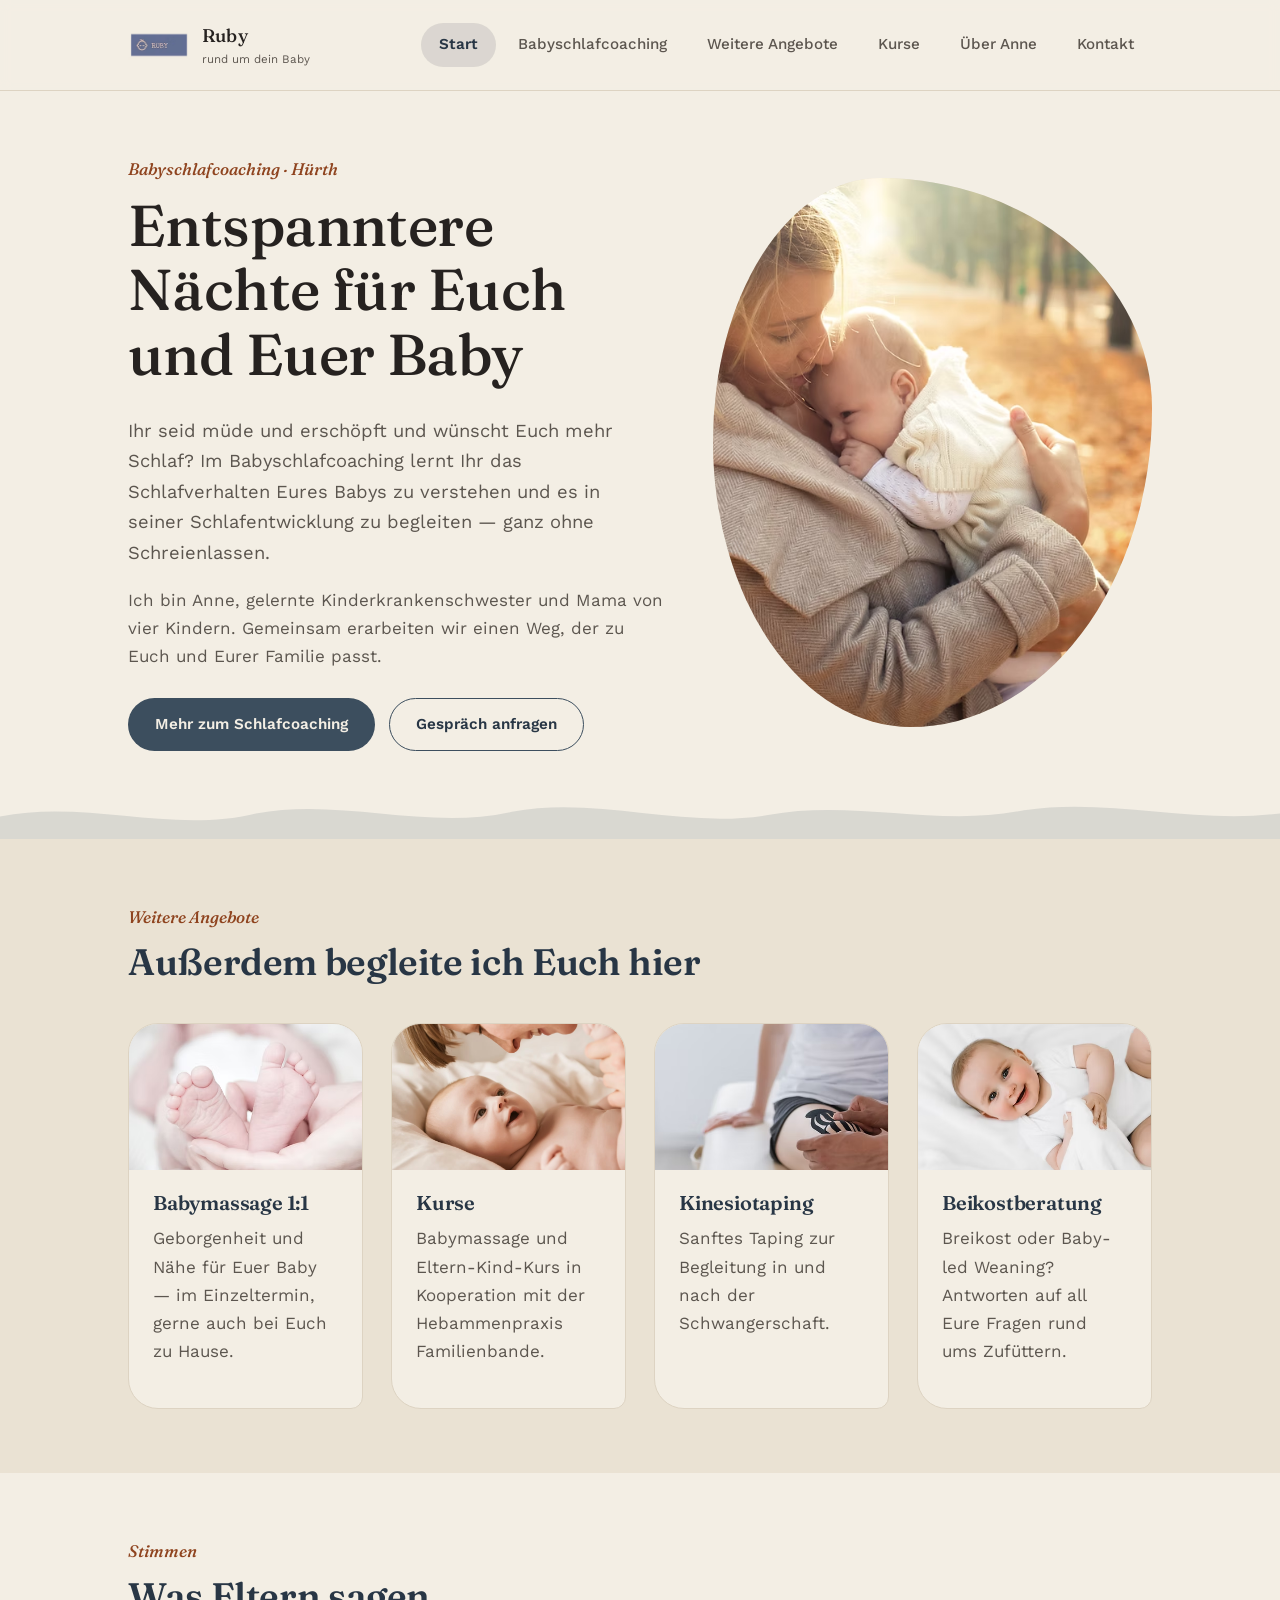
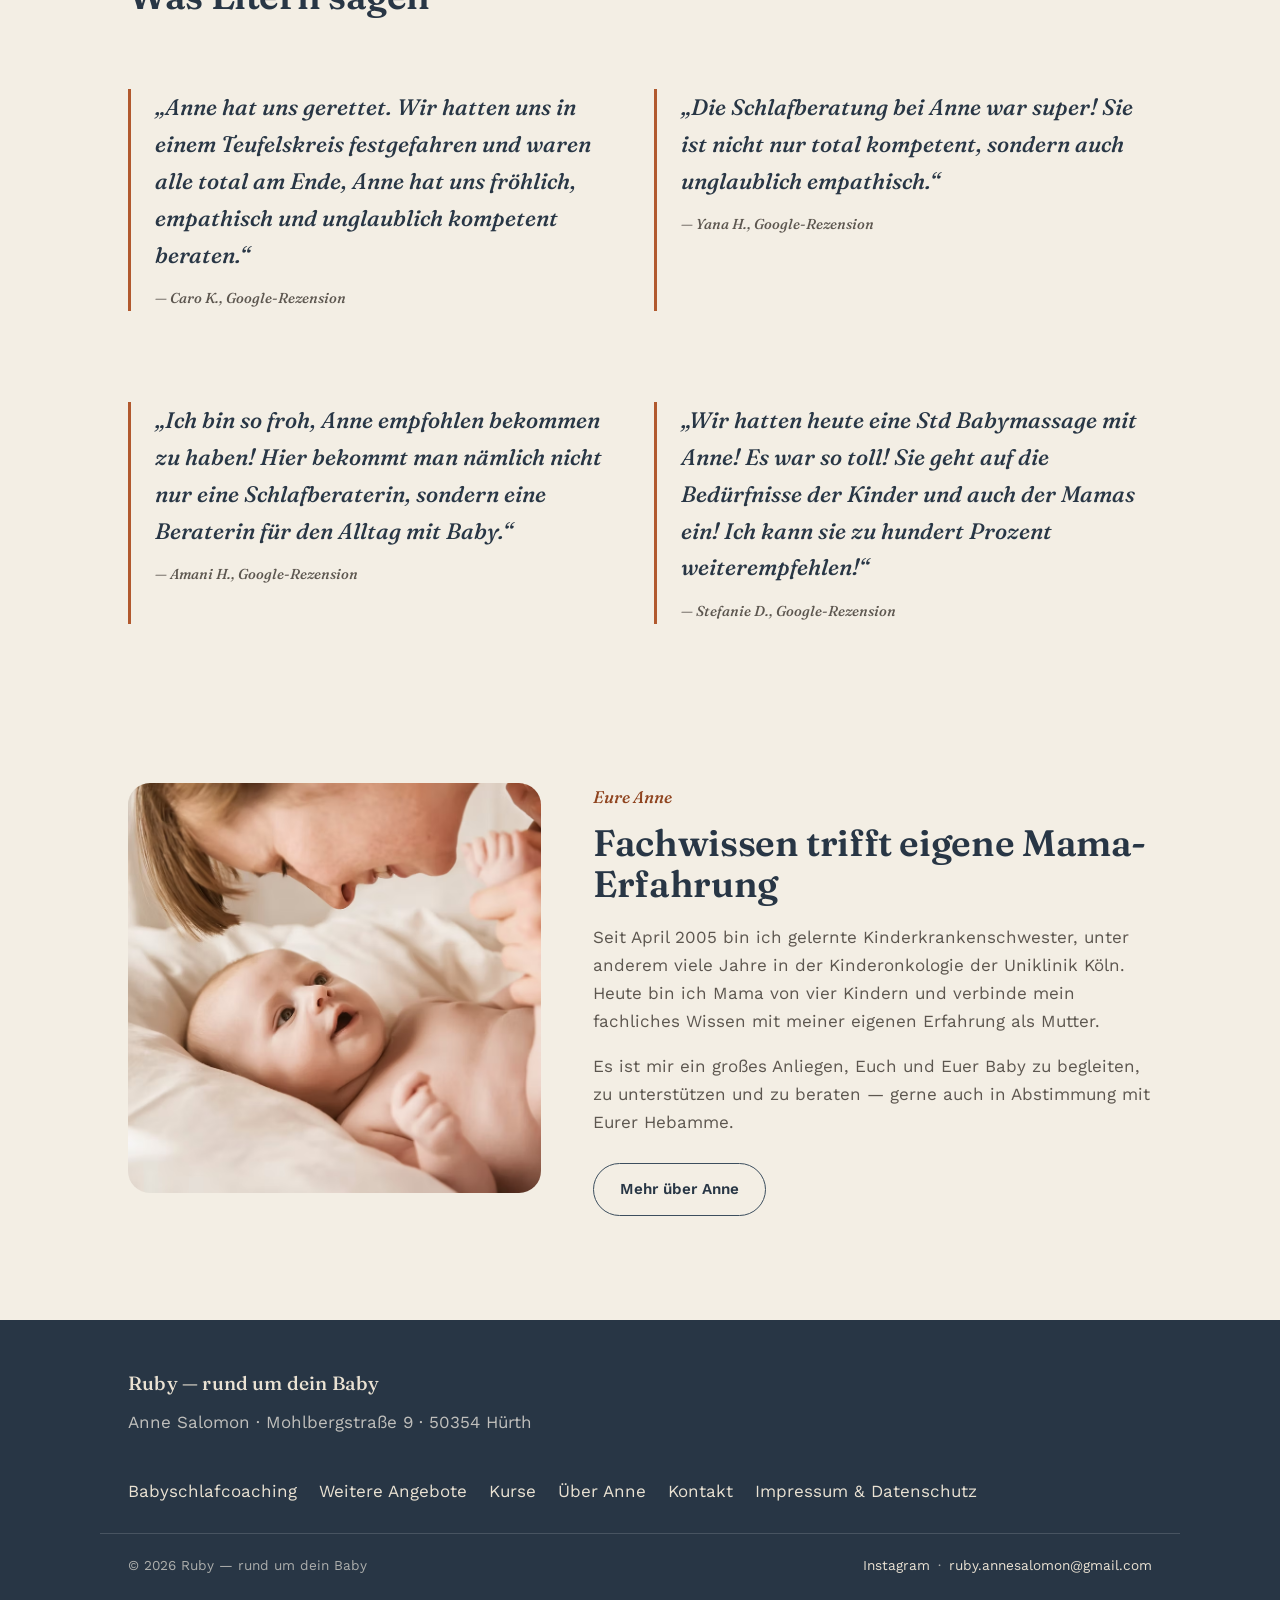
<file: index.html>
<!DOCTYPE html>
<html lang="de">
<head>
<meta charset="UTF-8">
<meta name="viewport" content="width=device-width, initial-scale=1">
<title>Babyschlafcoaching in Hürth | Ruby rund um dein Baby</title>
<meta name="description" content="Babyschlafcoaching ohne Schreienlassen: Gemeinsam findet Ihr einen Weg zu entspannteren Nächten. Dazu Babymassage, Beikostberatung und Kurse von Anne Salomon in Hürth.">
<link rel="canonical" href="https://ruby-anne.de/">
<meta property="og:type" content="website">
<meta property="og:locale" content="de_DE">
<meta property="og:site_name" content="Ruby – rund um dein Baby">
<meta property="og:title" content="Babyschlafcoaching in Hürth | Ruby rund um dein Baby">
<meta property="og:description" content="Babyschlafcoaching ohne Schreienlassen: Gemeinsam findet Ihr einen Weg zu entspannteren Nächten. Dazu Babymassage, Beikostberatung und Kurse von Anne Salomon in Hürth.">
<meta property="og:url" content="https://ruby-anne.de/">
<link rel="preload" href="fonts/work-sans-latin-400-normal.woff2" as="font" type="font/woff2" crossorigin>
<link rel="preload" href="fonts/fraunces-latin-500-normal.woff2" as="font" type="font/woff2" crossorigin>
<link rel="icon" type="image/png" href="images/favicon-32.png">
<link rel="stylesheet" href="css/styles.css">
<script type="application/ld+json">
{
  "@context": "https://schema.org",
  "@type": "LocalBusiness",
  "name": "Ruby – rund um dein Baby",
  "description": "Babyschlafcoaching, Babymassage, Beikostberatung und Kinesiotaping in Hürth.",
  "url": "https://ruby-anne.de/",
  "telephone": "+491772582071",
  "email": "ruby.annesalomon@gmail.com",
  "address": {
    "@type": "PostalAddress",
    "streetAddress": "Mohlbergstraße 9",
    "postalCode": "50354",
    "addressLocality": "Hürth",
    "addressCountry": "DE"
  },
  "founder": {
    "@type": "Person",
    "name": "Anne Salomon"
  },
  "sameAs": [
    "https://www.instagram.com/ruby_annesalomon/"
  ]
}
</script>
</head>
<body>
<a class="skip-link" href="#main">Zum Inhalt springen</a>

<header class="site">
  <div class="nav">
    <a class="brand" href="index.html">
      <span class="brand-mark"><img src="images/logo_transparent.avif" alt="Ruby Logo" width="62" height="62"></span>
      <span>
        <span class="brand-name">Ruby</span>
        <span class="brand-tag">rund um dein Baby</span>
      </span>
    </a>
    <button class="nav-toggle" type="button" aria-label="Menü öffnen" aria-expanded="false" aria-controls="hauptmenue">
      <span class="bar"></span><span class="bar"></span><span class="bar"></span>
    </button>
    <nav class="links" id="hauptmenue" aria-label="Hauptnavigation">
      <ul>
      <li><a href="index.html" class="active" aria-current="page">Start</a></li>
      <li><a href="babyschlafcoaching.html">Babyschlafcoaching</a></li>
      <li><a href="leistungen.html">Weitere Angebote</a></li>
      <li><a href="kurse.html">Kurse</a></li>
      <li><a href="ueber-anne.html">Über Anne</a></li>
      <li><a href="kontakt.html">Kontakt</a></li>
      </ul>
    </nav>
  </div>
</header>
<div class="nav-backdrop"></div>

<main id="main">
  <section class="wrap hero">
    <div>
      <span class="eyebrow">Babyschlafcoaching · Hürth</span>
      <h1>Entspanntere Nächte für Euch und Euer Baby</h1>
      <p class="lead">Ihr seid müde und erschöpft und wünscht Euch mehr Schlaf? Im Babyschlafcoaching lernt Ihr das Schlafverhalten Eures Babys zu verstehen und es in seiner Schlafentwicklung zu begleiten — ganz ohne Schreienlassen.</p>
      <p>Ich bin Anne, gelernte Kinderkrankenschwester und Mama von vier Kindern. Gemeinsam erarbeiten wir einen Weg, der zu Euch und Eurer Familie passt.</p>
      <div class="btn-row">
        <a class="btn btn-primary" href="babyschlafcoaching.html">Mehr zum Schlafcoaching</a>
        <a class="btn btn-ghost" href="kontakt.html">Gespräch anfragen</a>
      </div>
    </div>
    <div class="hero-figure">
      <img src="images/mother-and-baby-in-autumn.avif" alt="Mutter mit Baby im Herbst" loading="eager" fetchpriority="high">
    </div>
  </section>

  <div class="wave-divider" aria-hidden="true">
    <svg viewBox="0 0 1200 60" preserveAspectRatio="none" focusable="false">
      <path class="wave-anim" d="M0,32 C80,10 160,54 240,28 C320,8 400,50 480,26 C560,6 640,48 720,30 C800,10 880,46 960,24 C1040,8 1120,42 1200,28 L1200,60 L0,60 Z" fill="var(--dusk)" opacity="0.14"></path>
    </svg>
  </div>

  <section class="tinted">
    <div class="wrap">
      <div class="section-head">
        <span class="eyebrow">Weitere Angebote</span>
        <h2>Außerdem begleite ich Euch hier</h2>
      </div>
      <div class="grid-services grid-services--four">
        <a class="card" href="leistungen.html">
          <div class="thumb"><img src="images/babymassage-thumb.avif" alt="Babymassage" loading="lazy" decoding="async"></div>
          <div class="body">
            <h3>Babymassage 1:1</h3>
            <p>Geborgenheit und Nähe für Euer Baby — im Einzeltermin, gerne auch bei Euch zu Hause.</p>
          </div>
        </a>
        <a class="card" href="kurse.html">
          <div class="thumb"><img src="images/mutter-baby-laechelt.avif" alt="Mutter lächelt mit neugeborenem Baby" loading="lazy" decoding="async"></div>
          <div class="body">
            <h3>Kurse</h3>
            <p>Babymassage und Eltern-Kind-Kurs in Kooperation mit der Hebammenpraxis Familienbande.</p>
          </div>
        </a>
        <a class="card" href="leistungen.html">
          <div class="thumb"><img src="images/kinesiotaping-leistung.avif" alt="Kinesiotaping" loading="lazy" decoding="async"></div>
          <div class="body">
            <h3>Kinesiotaping</h3>
            <p>Sanftes Taping zur Begleitung in und nach der Schwangerschaft.</p>
          </div>
        </a>
        <a class="card" href="leistungen.html">
          <div class="thumb"><img src="images/beikostberatung-leistung.avif" alt="Beikostberatung" loading="lazy" decoding="async"></div>
          <div class="body">
            <h3>Beikostberatung</h3>
            <p>Breikost oder Baby-led Weaning? Antworten auf all Eure Fragen rund ums Zufüttern.</p>
          </div>
        </a>
      </div>
    </div>
  </section>

  <section>
    <div class="wrap">
      <div class="section-head">
        <span class="eyebrow">Stimmen</span>
        <h2>Was Eltern sagen</h2>
      </div>
      <div class="grid-services grid-services--two">
        <figure class="quote-block">
          <blockquote style="margin:0 0 .6em;">„Anne hat uns gerettet. Wir hatten uns in einem Teufelskreis festgefahren und waren alle total am Ende, Anne hat uns fröhlich, empathisch und unglaublich kompetent beraten.“</blockquote>
          <figcaption class="note">— Caro K., Google-Rezension</figcaption>
        </figure>
        <figure class="quote-block">
          <blockquote style="margin:0 0 .6em;">„Die Schlafberatung bei Anne war super! Sie ist nicht nur total kompetent, sondern auch unglaublich empathisch.“</blockquote>
          <figcaption class="note">— Yana H., Google-Rezension</figcaption>
        </figure>
        <figure class="quote-block">
          <blockquote style="margin:0 0 .6em;">„Ich bin so froh, Anne empfohlen bekommen zu haben! Hier bekommt man nämlich nicht nur eine Schlafberaterin, sondern eine Beraterin für den Alltag mit Baby.“</blockquote>
          <figcaption class="note">— Amani H., Google-Rezension</figcaption>
        </figure>
        <figure class="quote-block">
          <blockquote style="margin:0 0 .6em;">„Wir hatten heute eine Std Babymassage mit Anne! Es war so toll! Sie geht auf die Bedürfnisse der Kinder und auch der Mamas ein! Ich kann sie zu hundert Prozent weiterempfehlen!“</blockquote>
          <figcaption class="note">— Stefanie D., Google-Rezension</figcaption>
        </figure>
      </div>
    </div>
  </section>

  <section>
    <div class="wrap two-col">
      <img src="images/mutter-baby-laechelt-alt.avif" alt="Mutter mit Baby im Arm" loading="lazy" decoding="async">
      <div>
        <span class="eyebrow">Eure Anne</span>
        <h2>Fachwissen trifft eigene Mama-Erfahrung</h2>
        <p>Seit April 2005 bin ich gelernte Kinderkrankenschwester, unter anderem viele Jahre in der Kinderonkologie der Uniklinik Köln. Heute bin ich Mama von vier Kindern und verbinde mein fachliches Wissen mit meiner eigenen Erfahrung als Mutter.</p>
        <p>Es ist mir ein großes Anliegen, Euch und Euer Baby zu begleiten, zu unterstützen und zu beraten — gerne auch in Abstimmung mit Eurer Hebamme.</p>
        <div class="btn-row">
          <a class="btn btn-ghost" href="ueber-anne.html">Mehr über Anne</a>
        </div>
      </div>
    </div>
  </section>
</main>

<footer class="site">
  <div class="wrap footer-grid">
    <div>
      <span class="brand-name footer-brand">Ruby — rund um dein Baby</span>
      <p class="footer-address">Anne Salomon · Mohlbergstraße 9 · 50354 Hürth</p>
    </div>
    <ul class="footer-links">
      <li><a href="babyschlafcoaching.html">Babyschlafcoaching</a></li>
      <li><a href="leistungen.html">Weitere Angebote</a></li>
      <li><a href="kurse.html">Kurse</a></li>
      <li><a href="ueber-anne.html">Über Anne</a></li>
      <li><a href="kontakt.html">Kontakt</a></li>
      <li><a href="impressum.html">Impressum &amp; Datenschutz</a></li>
    </ul>
  </div>
  <div class="wrap footer-bottom">
    <span>© 2026 Ruby — rund um dein Baby</span>
    <span class="social"><a href="https://www.instagram.com/ruby_annesalomon/" target="_blank" rel="noopener">Instagram</a> · <a href="mailto:ruby.annesalomon@gmail.com">ruby.annesalomon@gmail.com</a></span>
  </div>
</footer>

<script src="js/main.js"></script>
</body>
</html>
</file>
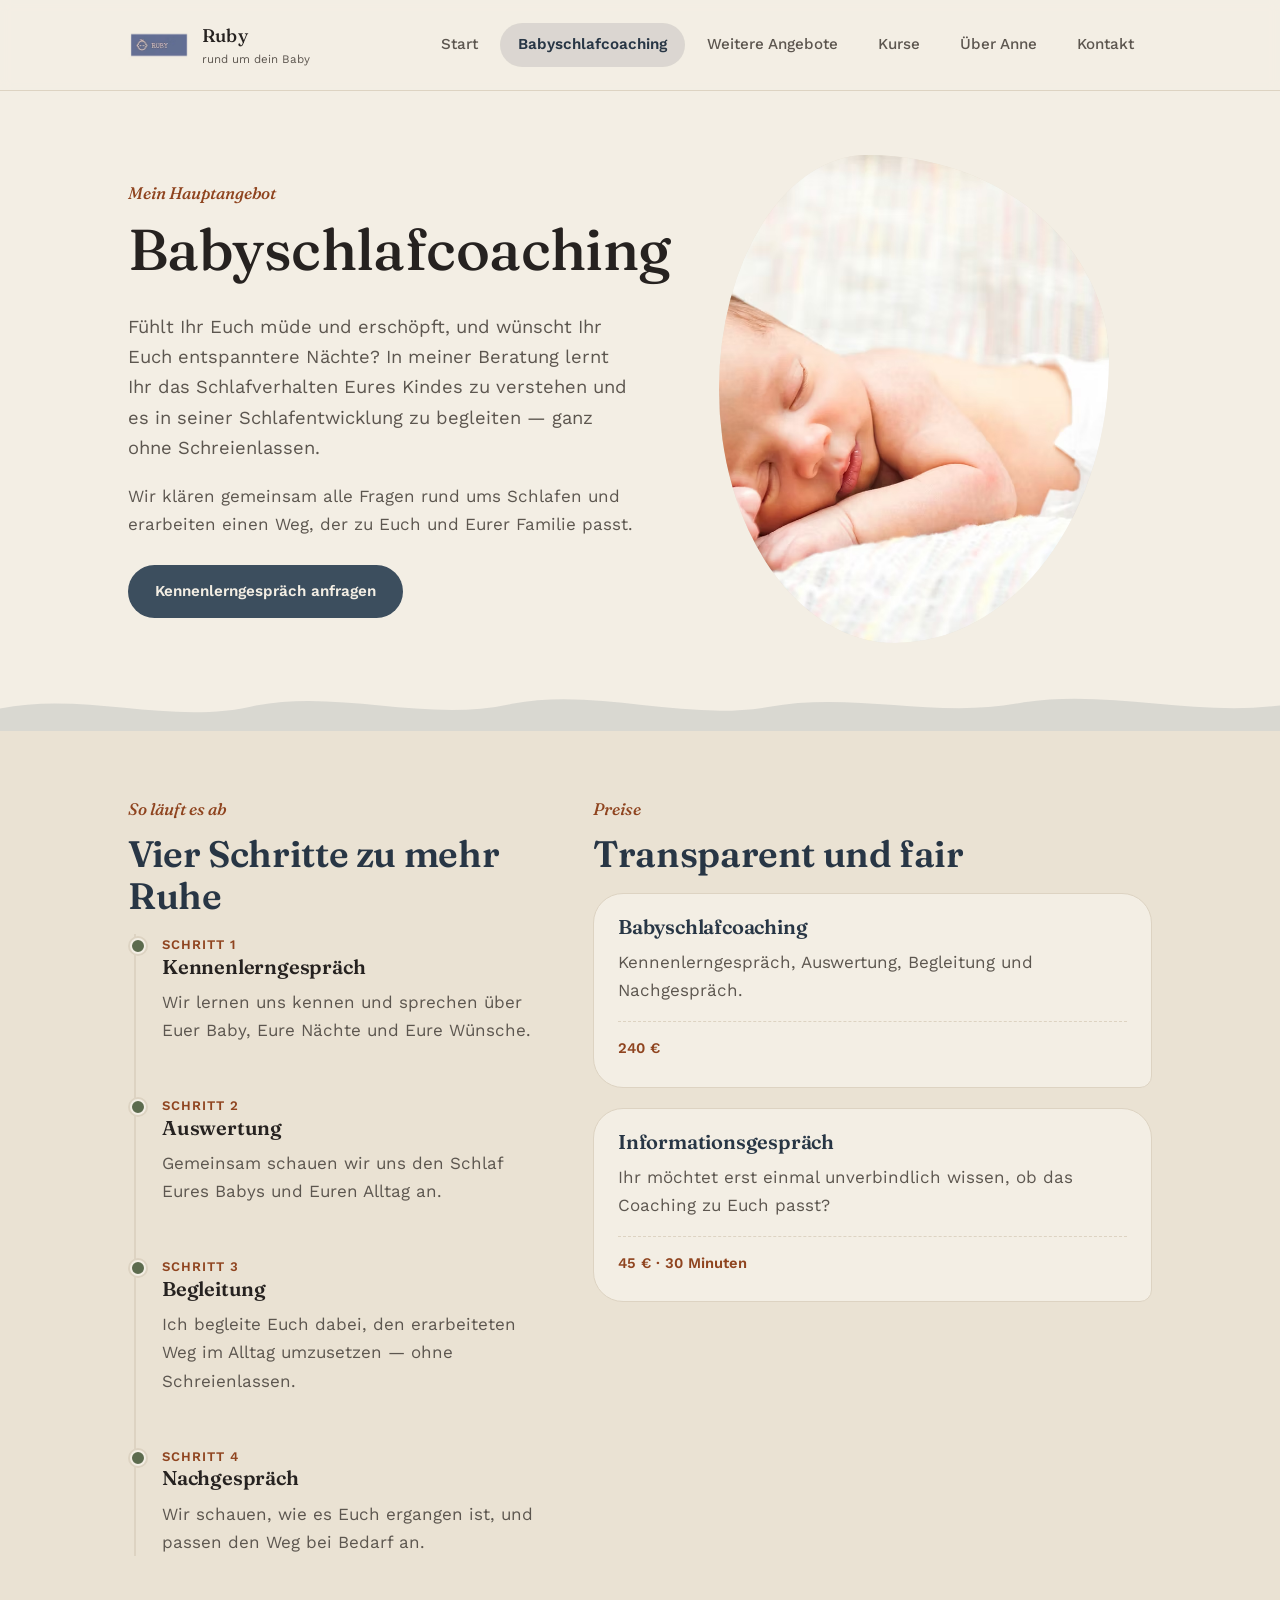
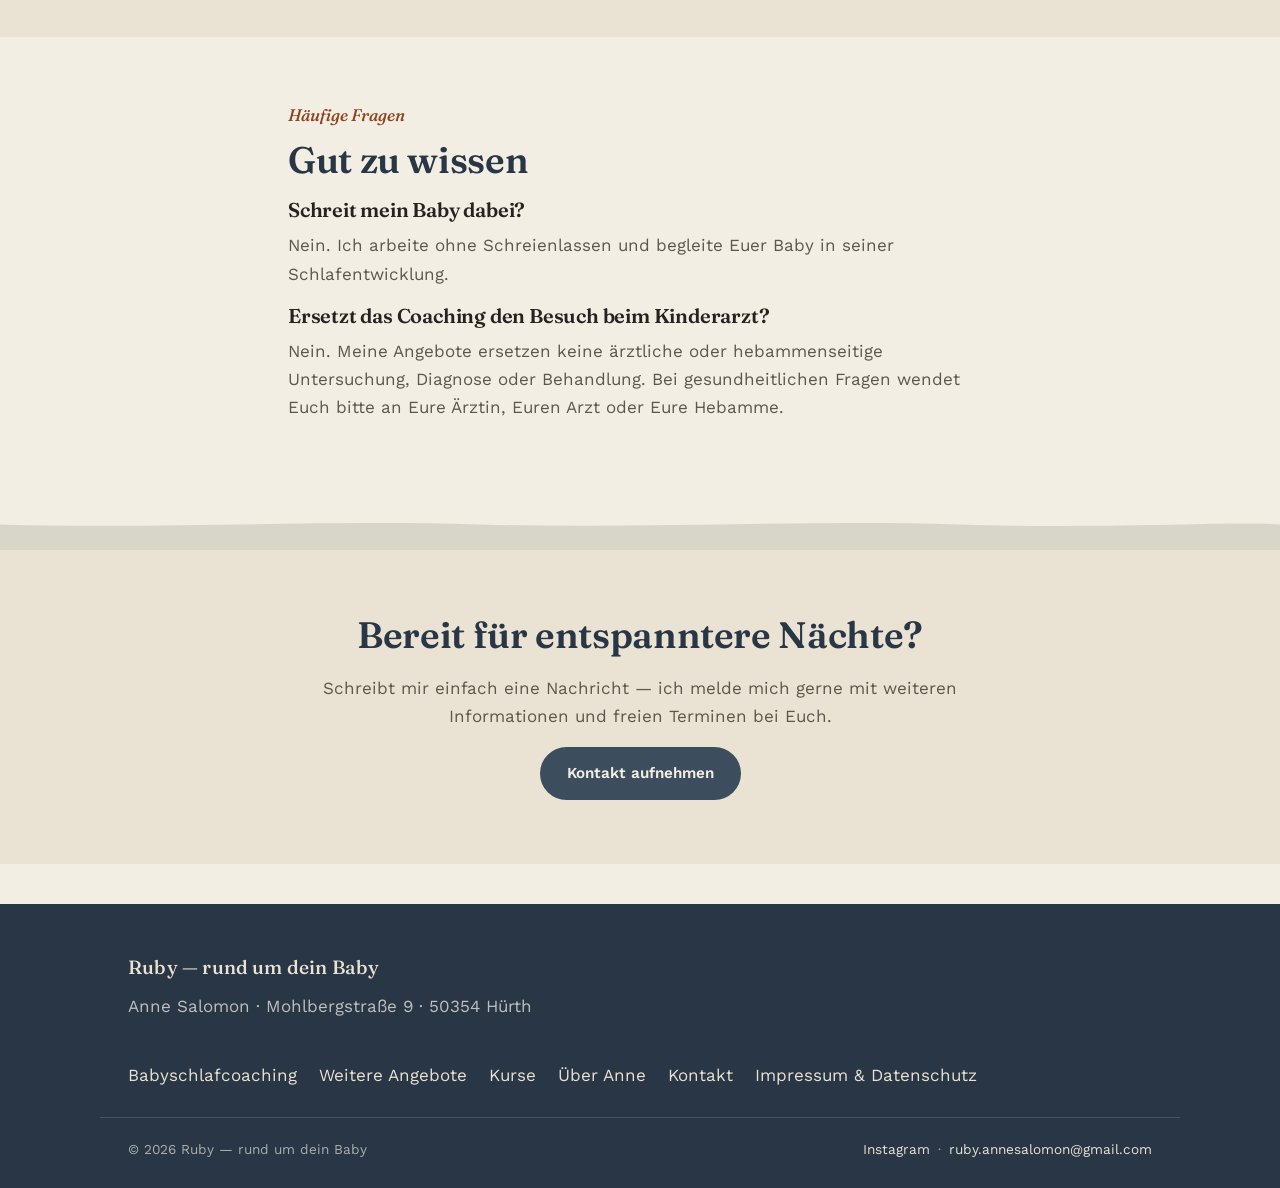
<file: babyschlafcoaching.html>
<!DOCTYPE html>
<html lang="de">
<head>
<meta charset="UTF-8">
<meta name="viewport" content="width=device-width, initial-scale=1">
<title>Babyschlafcoaching in Hürth | Ruby rund um dein Baby</title>
<meta name="description" content="Babyschlafcoaching ohne Schreienlassen in Hürth: Kennenlerngespräch, Auswertung, Begleitung und Nachgespräch. Für entspanntere Nächte mit Eurem Baby.">
<link rel="canonical" href="https://ruby-anne.de/babyschlafcoaching">
<meta property="og:type" content="website">
<meta property="og:locale" content="de_DE">
<meta property="og:site_name" content="Ruby – rund um dein Baby">
<meta property="og:title" content="Babyschlafcoaching in Hürth | Ruby rund um dein Baby">
<meta property="og:description" content="Babyschlafcoaching ohne Schreienlassen in Hürth: Kennenlerngespräch, Auswertung, Begleitung und Nachgespräch. Für entspanntere Nächte mit Eurem Baby.">
<meta property="og:url" content="https://ruby-anne.de/babyschlafcoaching">
<link rel="preload" href="fonts/work-sans-latin-400-normal.woff2" as="font" type="font/woff2" crossorigin>
<link rel="preload" href="fonts/fraunces-latin-500-normal.woff2" as="font" type="font/woff2" crossorigin>
<link rel="icon" type="image/png" href="images/favicon-32.png">
<link rel="stylesheet" href="css/styles.css">
</head>
<body>
<a class="skip-link" href="#main">Zum Inhalt springen</a>

<header class="site">
  <div class="nav">
    <a class="brand" href="index.html">
      <span class="brand-mark"><img src="images/logo_transparent.avif" alt="Ruby Logo" width="62" height="62"></span>
      <span>
        <span class="brand-name">Ruby</span>
        <span class="brand-tag">rund um dein Baby</span>
      </span>
    </a>
    <button class="nav-toggle" type="button" aria-label="Menü öffnen" aria-expanded="false" aria-controls="hauptmenue">
      <span class="bar"></span><span class="bar"></span><span class="bar"></span>
    </button>
    <nav class="links" id="hauptmenue" aria-label="Hauptnavigation">
      <ul>
      <li><a href="index.html">Start</a></li>
      <li><a href="babyschlafcoaching.html" class="active" aria-current="page">Babyschlafcoaching</a></li>
      <li><a href="leistungen.html">Weitere Angebote</a></li>
      <li><a href="kurse.html">Kurse</a></li>
      <li><a href="ueber-anne.html">Über Anne</a></li>
      <li><a href="kontakt.html">Kontakt</a></li>
      </ul>
    </nav>
  </div>
</header>
<div class="nav-backdrop"></div>

<main id="main">
  <section class="wrap hero">
    <div>
      <span class="eyebrow">Mein Hauptangebot</span>
      <h1>Babyschlafcoaching</h1>
      <p class="lead">Fühlt Ihr Euch müde und erschöpft, und wünscht Ihr Euch entspanntere Nächte? In meiner Beratung lernt Ihr das Schlafverhalten Eures Kindes zu verstehen und es in seiner Schlafentwicklung zu begleiten — ganz ohne Schreienlassen.</p>
      <p>Wir klären gemeinsam alle Fragen rund ums Schlafen und erarbeiten einen Weg, der zu Euch und Eurer Familie passt.</p>
      <div class="btn-row">
        <a class="btn btn-primary" href="kontakt.html">Kennenlerngespräch anfragen</a>
      </div>
    </div>
    <div class="hero-figure">
      <img src="images/babyschlafcoaching-leistung.avif" alt="Babyschlafcoaching" loading="eager" fetchpriority="high">
    </div>
  </section>

  <div class="wave-divider" aria-hidden="true">
    <svg viewBox="0 0 1200 60" preserveAspectRatio="none" focusable="false">
      <path class="wave-anim" d="M0,32 C80,10 160,54 240,28 C320,8 400,50 480,26 C560,6 640,48 720,30 C800,10 880,46 960,24 C1040,8 1120,42 1200,28 L1200,60 L0,60 Z" fill="var(--dusk)" opacity="0.14"></path>
    </svg>
  </div>

  <section class="tinted">
    <div class="wrap two-col">
      <div>
        <span class="eyebrow">So läuft es ab</span>
        <h2>Vier Schritte zu mehr Ruhe</h2>
        <div class="timeline">
          <div class="t-item">
            <div class="date">Schritt 1</div>
            <h3>Kennenlerngespräch</h3>
            <p>Wir lernen uns kennen und sprechen über Euer Baby, Eure Nächte und Eure Wünsche.</p>
          </div>
          <div class="t-item">
            <div class="date">Schritt 2</div>
            <h3>Auswertung</h3>
            <p>Gemeinsam schauen wir uns den Schlaf Eures Babys und Euren Alltag an.</p>
          </div>
          <div class="t-item">
            <div class="date">Schritt 3</div>
            <h3>Begleitung</h3>
            <p>Ich begleite Euch dabei, den erarbeiteten Weg im Alltag umzusetzen — ohne Schreienlassen.</p>
          </div>
          <div class="t-item">
            <div class="date">Schritt 4</div>
            <h3>Nachgespräch</h3>
            <p>Wir schauen, wie es Euch ergangen ist, und passen den Weg bei Bedarf an.</p>
          </div>
        </div>
      </div>
      <div>
        <span class="eyebrow">Preise</span>
        <h2>Transparent und fair</h2>
        <div class="card">
          <div class="body">
            <h3>Babyschlafcoaching</h3>
            <p>Kennenlerngespräch, Auswertung, Begleitung und Nachgespräch.</p>
            <div class="price">240 €</div>
          </div>
        </div>
        <div class="card" style="margin-top:20px;">
          <div class="body">
            <h3>Informationsgespräch</h3>
            <p>Ihr möchtet erst einmal unverbindlich wissen, ob das Coaching zu Euch passt?</p>
            <div class="price">45 € · 30 Minuten</div>
          </div>
        </div>
      </div>
    </div>
  </section>

  <section>
    <div class="wrap" style="max-width:760px;">
      <span class="eyebrow">Häufige Fragen</span>
      <h2>Gut zu wissen</h2>
      <h3>Schreit mein Baby dabei?</h3>
      <p>Nein. Ich arbeite ohne Schreienlassen und begleite Euer Baby in seiner Schlafentwicklung.</p>
      <h3>Ersetzt das Coaching den Besuch beim Kinderarzt?</h3>
      <p>Nein. Meine Angebote ersetzen keine ärztliche oder hebammenseitige Untersuchung, Diagnose oder Behandlung. Bei gesundheitlichen Fragen wendet Euch bitte an Eure Ärztin, Euren Arzt oder Eure Hebamme.</p>
    </div>
  </section>

  <div class="wave-divider" aria-hidden="true">
    <svg viewBox="0 0 1200 60" preserveAspectRatio="none" focusable="false">
      <path class="wave-anim" d="M0,28 C150,34 300,22 450,28 C600,34 750,22 900,28 C1050,34 1150,24 1200,28 L1200,60 L0,60 Z" fill="var(--moss)" opacity="0.18"></path>
    </svg>
  </div>

  <section class="tinted">
    <div class="wrap cta-center">
      <h2>Bereit für entspanntere Nächte?</h2>
      <p>Schreibt mir einfach eine Nachricht — ich melde mich gerne mit weiteren Informationen und freien Terminen bei Euch.</p>
      <a class="btn btn-primary" href="kontakt.html">Kontakt aufnehmen</a>
    </div>
  </section>
</main>

<footer class="site">
  <div class="wrap footer-grid">
    <div>
      <span class="brand-name footer-brand">Ruby — rund um dein Baby</span>
      <p class="footer-address">Anne Salomon · Mohlbergstraße 9 · 50354 Hürth</p>
    </div>
    <ul class="footer-links">
      <li><a href="babyschlafcoaching.html">Babyschlafcoaching</a></li>
      <li><a href="leistungen.html">Weitere Angebote</a></li>
      <li><a href="kurse.html">Kurse</a></li>
      <li><a href="ueber-anne.html">Über Anne</a></li>
      <li><a href="kontakt.html">Kontakt</a></li>
      <li><a href="impressum.html">Impressum &amp; Datenschutz</a></li>
    </ul>
  </div>
  <div class="wrap footer-bottom">
    <span>© 2026 Ruby — rund um dein Baby</span>
    <span class="social"><a href="https://www.instagram.com/ruby_annesalomon/" target="_blank" rel="noopener">Instagram</a> · <a href="mailto:ruby.annesalomon@gmail.com">ruby.annesalomon@gmail.com</a></span>
  </div>
</footer>

<script src="js/main.js"></script>
</body>
</html>
</file>
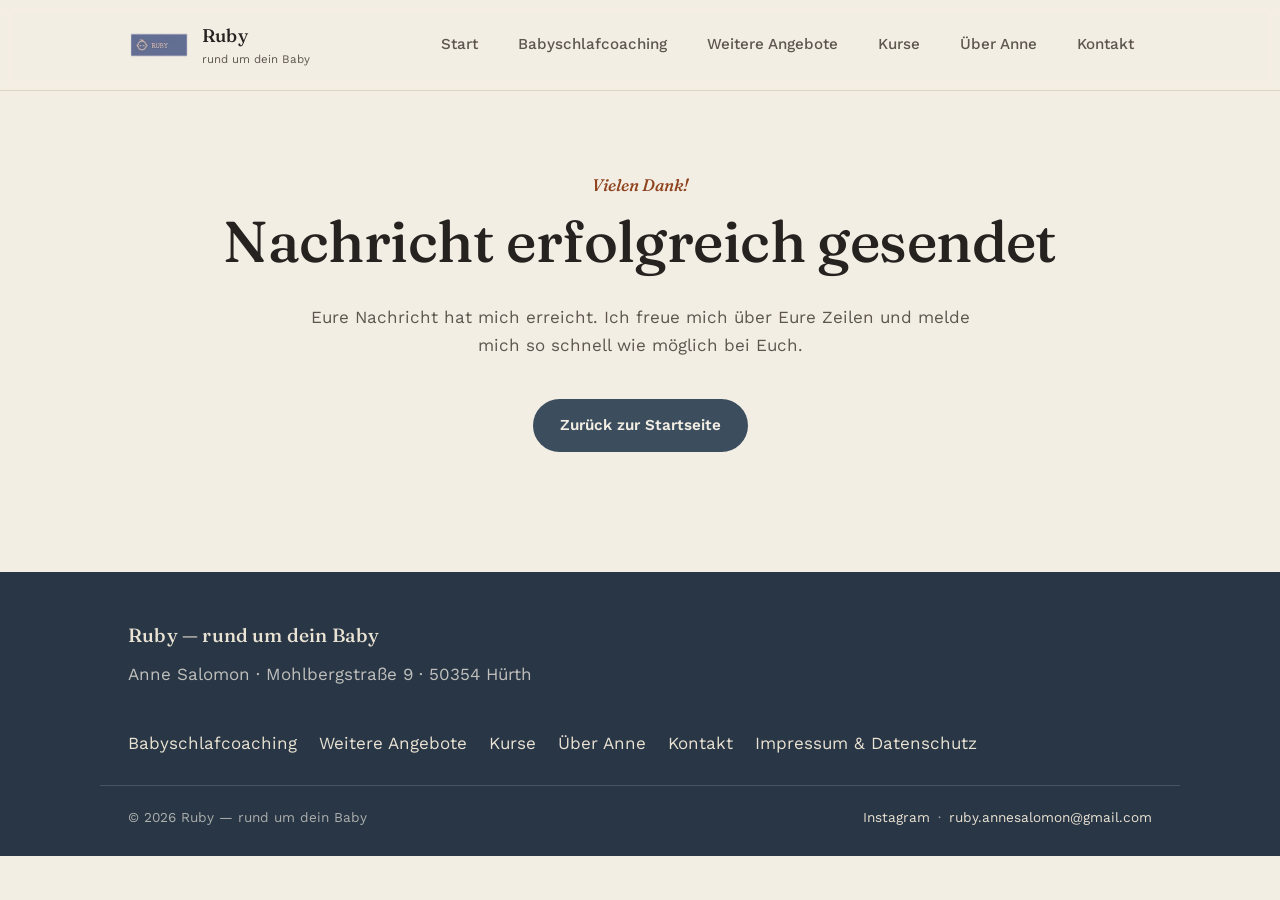
<file: erfolg.html>
<!DOCTYPE html>
<html lang="de">
<head>
<meta charset="UTF-8">
<meta name="viewport" content="width=device-width, initial-scale=1">
<title>Nachricht gesendet | Ruby rund um dein Baby | Hürth</title>
<meta name="description" content="Vielen Dank für Eure Nachricht. Ich melde mich schnellstmöglich bei Euch.">
<meta name="robots" content="noindex, follow">
<link rel="preload" href="fonts/work-sans-latin-400-normal.woff2" as="font" type="font/woff2" crossorigin>
<link rel="preload" href="fonts/fraunces-latin-500-normal.woff2" as="font" type="font/woff2" crossorigin>
<link rel="icon" type="image/png" href="images/favicon-32.png">
<link rel="stylesheet" href="css/styles.css">
</head>
<body>
<a class="skip-link" href="#main">Zum Inhalt springen</a>

<header class="site">
  <div class="nav">
    <a class="brand" href="index.html">
      <span class="brand-mark"><img src="images/logo_transparent.avif" alt="Ruby Logo" width="62" height="62"></span>
      <span>
        <span class="brand-name">Ruby</span>
        <span class="brand-tag">rund um dein Baby</span>
      </span>
    </a>
    <button class="nav-toggle" type="button" aria-label="Menü öffnen" aria-expanded="false" aria-controls="hauptmenue">
      <span class="bar"></span><span class="bar"></span><span class="bar"></span>
    </button>
    <nav class="links" id="hauptmenue" aria-label="Hauptnavigation">
      <ul>
      <li><a href="index.html">Start</a></li>
      <li><a href="babyschlafcoaching.html">Babyschlafcoaching</a></li>
      <li><a href="leistungen.html">Weitere Angebote</a></li>
      <li><a href="kurse.html">Kurse</a></li>
      <li><a href="ueber-anne.html">Über Anne</a></li>
      <li><a href="kontakt.html">Kontakt</a></li>
      </ul>
    </nav>
  </div>
</header>
<div class="nav-backdrop"></div>

<main id="main">
  <section class="wrap center-page">
    <span class="eyebrow">Vielen Dank!</span>
    <h1>Nachricht erfolgreich gesendet</h1>
    <p class="lead">Eure Nachricht hat mich erreicht. Ich freue mich über Eure Zeilen und melde mich so schnell wie möglich bei Euch.</p>
    <div class="btn-row">
      <a href="index.html" class="btn btn-primary">Zurück zur Startseite</a>
    </div>
  </section>
</main>

<footer class="site">
  <div class="wrap footer-grid">
    <div>
      <span class="brand-name footer-brand">Ruby — rund um dein Baby</span>
      <p class="footer-address">Anne Salomon · Mohlbergstraße 9 · 50354 Hürth</p>
    </div>
    <ul class="footer-links">
      <li><a href="babyschlafcoaching.html">Babyschlafcoaching</a></li>
      <li><a href="leistungen.html">Weitere Angebote</a></li>
      <li><a href="kurse.html">Kurse</a></li>
      <li><a href="ueber-anne.html">Über Anne</a></li>
      <li><a href="kontakt.html">Kontakt</a></li>
      <li><a href="impressum.html">Impressum &amp; Datenschutz</a></li>
    </ul>
  </div>
  <div class="wrap footer-bottom">
    <span>© 2026 Ruby — rund um dein Baby</span>
    <span class="social"><a href="https://www.instagram.com/ruby_annesalomon/" target="_blank" rel="noopener">Instagram</a> · <a href="mailto:ruby.annesalomon@gmail.com">ruby.annesalomon@gmail.com</a></span>
  </div>
</footer>

<script src="js/main.js"></script>
</body>
</html>
</file>
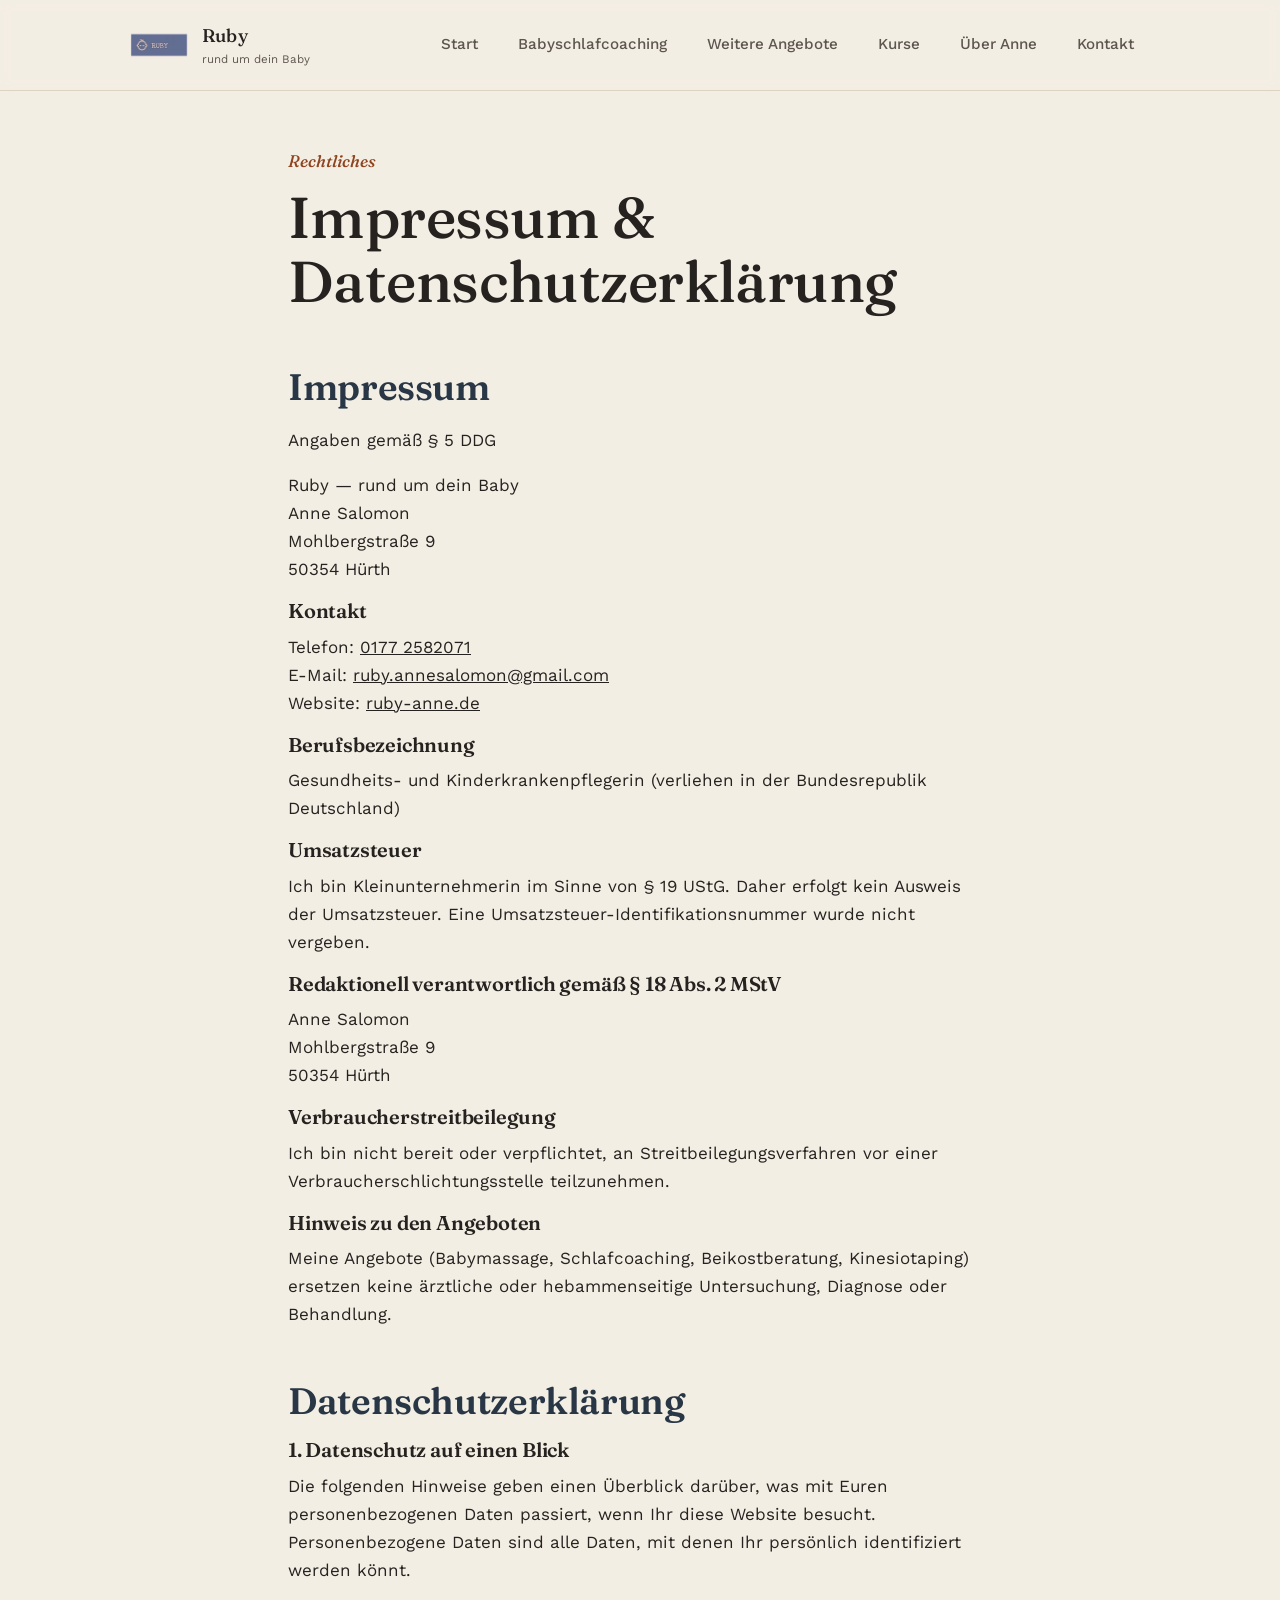
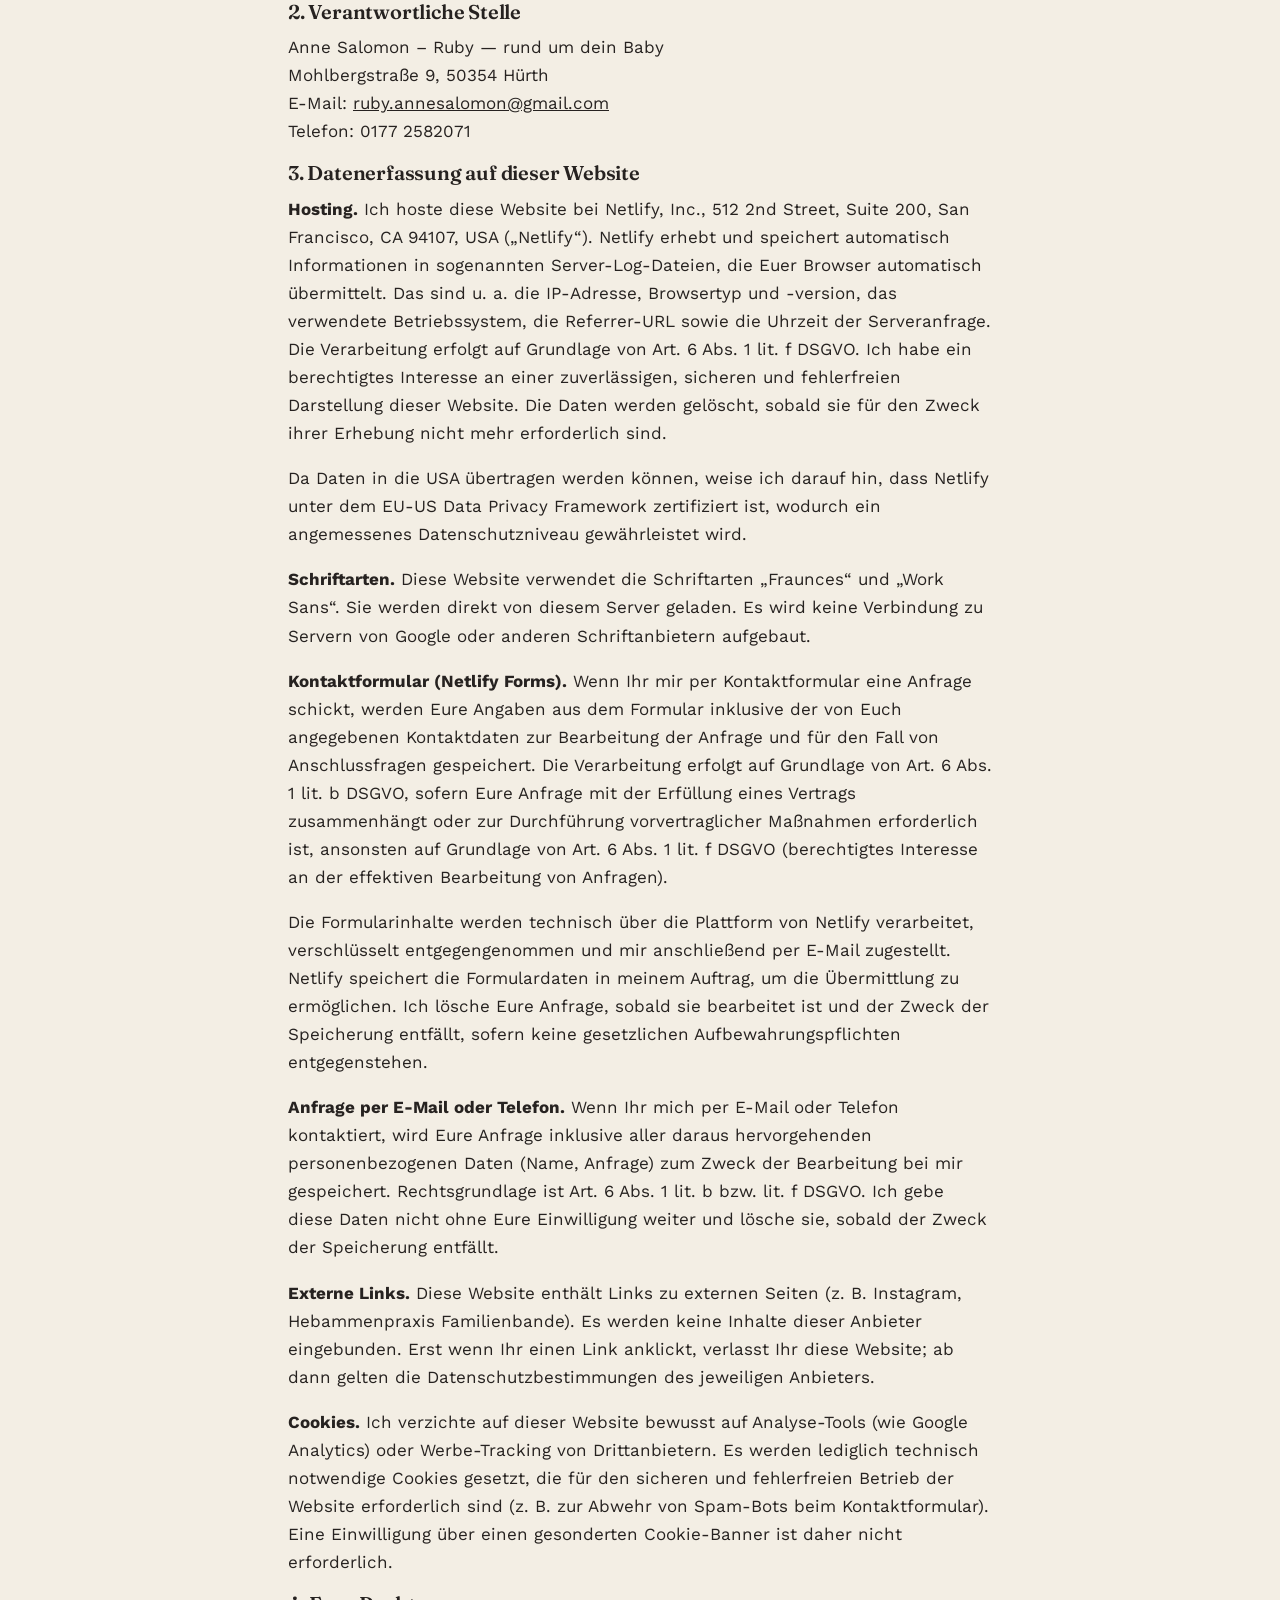
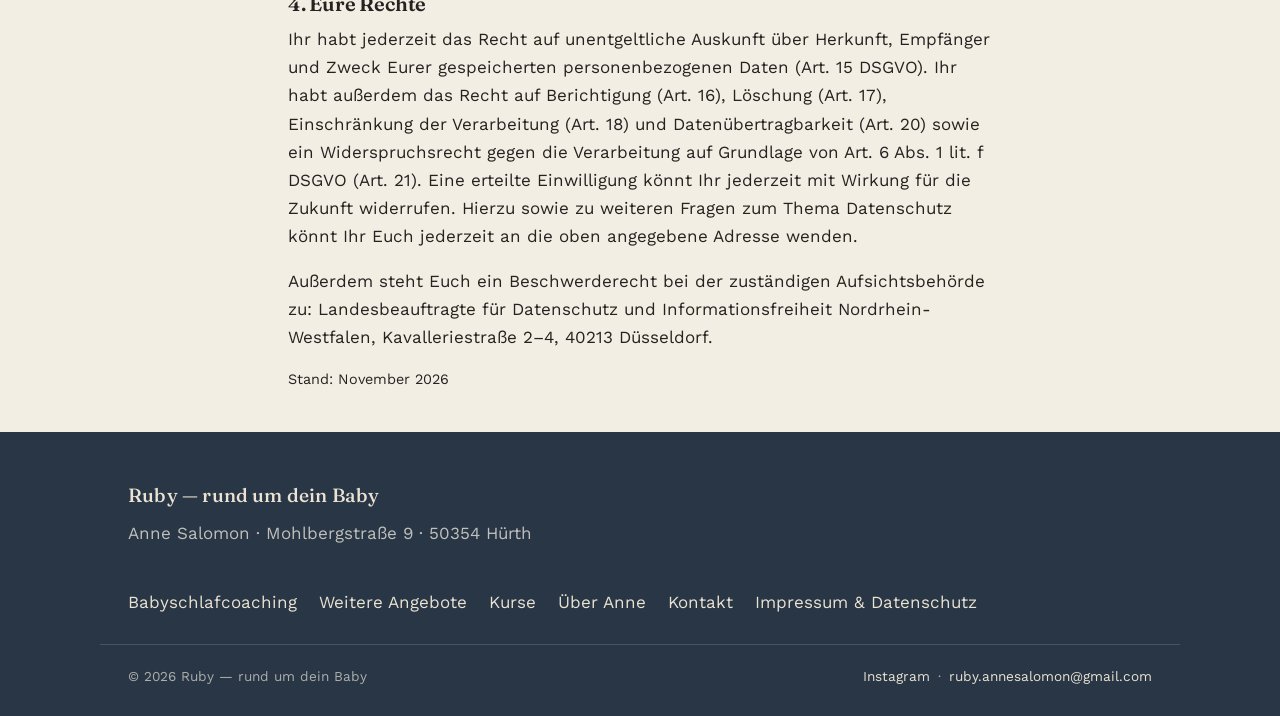
<file: impressum.html>
<!DOCTYPE html>
<html lang="de">
<head>
<meta charset="UTF-8">
<meta name="viewport" content="width=device-width, initial-scale=1">
<title>Impressum &amp; Datenschutz | Ruby rund um dein Baby</title>
<meta name="description" content="Impressum und Datenschutzerklärung von Ruby — rund um dein Baby, Anne Salomon, Hürth.">
<link rel="canonical" href="https://ruby-anne.de/impressum">
<meta property="og:type" content="website">
<meta property="og:locale" content="de_DE">
<meta property="og:site_name" content="Ruby – rund um dein Baby">
<meta property="og:title" content="Impressum &amp; Datenschutz | Ruby rund um dein Baby">
<meta property="og:description" content="Impressum und Datenschutzerklärung von Ruby — rund um dein Baby, Anne Salomon, Hürth.">
<meta property="og:url" content="https://ruby-anne.de/impressum">
<link rel="preload" href="fonts/work-sans-latin-400-normal.woff2" as="font" type="font/woff2" crossorigin>
<link rel="preload" href="fonts/fraunces-latin-500-normal.woff2" as="font" type="font/woff2" crossorigin>
<link rel="icon" type="image/png" href="images/favicon-32.png">
<link rel="stylesheet" href="css/styles.css">
</head>
<body>
<a class="skip-link" href="#main">Zum Inhalt springen</a>

<header class="site">
  <div class="nav">
    <a class="brand" href="index.html">
      <span class="brand-mark"><img src="images/logo_transparent.avif" alt="Ruby Logo" width="62" height="62"></span>
      <span>
        <span class="brand-name">Ruby</span>
        <span class="brand-tag">rund um dein Baby</span>
      </span>
    </a>
    <button class="nav-toggle" type="button" aria-label="Menü öffnen" aria-expanded="false" aria-controls="hauptmenue">
      <span class="bar"></span><span class="bar"></span><span class="bar"></span>
    </button>
    <nav class="links" id="hauptmenue" aria-label="Hauptnavigation">
      <ul>
      <li><a href="index.html">Start</a></li>
      <li><a href="babyschlafcoaching.html">Babyschlafcoaching</a></li>
      <li><a href="leistungen.html">Weitere Angebote</a></li>
      <li><a href="kurse.html">Kurse</a></li>
      <li><a href="ueber-anne.html">Über Anne</a></li>
      <li><a href="kontakt.html">Kontakt</a></li>
      </ul>
    </nav>
  </div>
</header>
<div class="nav-backdrop"></div>

<main id="main">
  <section class="wrap legal">
    <span class="eyebrow">Rechtliches</span>
    <h1>Impressum &amp; Datenschutzerklärung</h1>

    <h2 id="impressum">Impressum</h2>
    <p>Angaben gemäß § 5 DDG</p>
    <p>
      Ruby — rund um dein Baby<br>
      Anne Salomon<br>
      Mohlbergstraße 9<br>
      50354 Hürth
    </p>

    <h3>Kontakt</h3>
    <p>
      Telefon: <a href="tel:+491772582071">0177 2582071</a><br>
      E-Mail: <a href="mailto:ruby.annesalomon@gmail.com">ruby.annesalomon@gmail.com</a><br>
      Website: <a href="https://ruby-anne.de">ruby-anne.de</a>
    </p>

    <!-- HINWEIS: Berufsrechtliche Angaben bitte von Anne bestätigen lassen (reglementierter Beruf, § 5 DDG). -->
    <h3>Berufsbezeichnung</h3>
    <p>Gesundheits- und Kinderkrankenpflegerin (verliehen in der Bundesrepublik Deutschland)</p>

    <h3>Umsatzsteuer</h3>
    <p>Ich bin Kleinunternehmerin im Sinne von § 19 UStG. Daher erfolgt kein Ausweis der Umsatzsteuer. Eine Umsatzsteuer-Identifikationsnummer wurde nicht vergeben.</p>

    <h3>Redaktionell verantwortlich gemäß § 18 Abs. 2 MStV</h3>
    <p>
      Anne Salomon<br>
      Mohlbergstraße 9<br>
      50354 Hürth
    </p>

    <h3>Verbraucherstreitbeilegung</h3>
    <p>Ich bin nicht bereit oder verpflichtet, an Streitbeilegungsverfahren vor einer Verbraucherschlichtungsstelle teilzunehmen.</p>

    <h3>Hinweis zu den Angeboten</h3>
    <p>Meine Angebote (Babymassage, Schlafcoaching, Beikostberatung, Kinesiotaping) ersetzen keine ärztliche oder hebammenseitige Untersuchung, Diagnose oder Behandlung.</p>

    <h2 id="datenschutz">Datenschutzerklärung</h2>

    <h3>1. Datenschutz auf einen Blick</h3>
    <p>Die folgenden Hinweise geben einen Überblick darüber, was mit Euren personenbezogenen Daten passiert, wenn Ihr diese Website besucht. Personenbezogene Daten sind alle Daten, mit denen Ihr persönlich identifiziert werden könnt.</p>

    <h3>2. Verantwortliche Stelle</h3>
    <p>
      Anne Salomon – Ruby — rund um dein Baby<br>
      Mohlbergstraße 9, 50354 Hürth<br>
      E-Mail: <a href="mailto:ruby.annesalomon@gmail.com">ruby.annesalomon@gmail.com</a><br>
      Telefon: 0177 2582071
    </p>

    <h3>3. Datenerfassung auf dieser Website</h3>

    <p><strong>Hosting.</strong> Ich hoste diese Website bei Netlify, Inc., 512 2nd Street, Suite 200, San Francisco, CA 94107, USA („Netlify“). Netlify erhebt und speichert automatisch Informationen in sogenannten Server-Log-Dateien, die Euer Browser automatisch übermittelt. Das sind u. a. die IP-Adresse, Browsertyp und -version, das verwendete Betriebssystem, die Referrer-URL sowie die Uhrzeit der Serveranfrage. Die Verarbeitung erfolgt auf Grundlage von Art. 6 Abs. 1 lit. f DSGVO. Ich habe ein berechtigtes Interesse an einer zuverlässigen, sicheren und fehlerfreien Darstellung dieser Website. Die Daten werden gelöscht, sobald sie für den Zweck ihrer Erhebung nicht mehr erforderlich sind.</p>
    <p>Da Daten in die USA übertragen werden können, weise ich darauf hin, dass Netlify unter dem EU-US Data Privacy Framework zertifiziert ist, wodurch ein angemessenes Datenschutzniveau gewährleistet wird.</p>

    <p><strong>Schriftarten.</strong> Diese Website verwendet die Schriftarten „Fraunces“ und „Work Sans“. Sie werden direkt von diesem Server geladen. Es wird keine Verbindung zu Servern von Google oder anderen Schriftanbietern aufgebaut.</p>

    <p><strong>Kontaktformular (Netlify Forms).</strong> Wenn Ihr mir per Kontaktformular eine Anfrage schickt, werden Eure Angaben aus dem Formular inklusive der von Euch angegebenen Kontaktdaten zur Bearbeitung der Anfrage und für den Fall von Anschlussfragen gespeichert. Die Verarbeitung erfolgt auf Grundlage von Art. 6 Abs. 1 lit. b DSGVO, sofern Eure Anfrage mit der Erfüllung eines Vertrags zusammenhängt oder zur Durchführung vorvertraglicher Maßnahmen erforderlich ist, ansonsten auf Grundlage von Art. 6 Abs. 1 lit. f DSGVO (berechtigtes Interesse an der effektiven Bearbeitung von Anfragen).</p>
    <p>Die Formularinhalte werden technisch über die Plattform von Netlify verarbeitet, verschlüsselt entgegengenommen und mir anschließend per E-Mail zugestellt. Netlify speichert die Formulardaten in meinem Auftrag, um die Übermittlung zu ermöglichen. Ich lösche Eure Anfrage, sobald sie bearbeitet ist und der Zweck der Speicherung entfällt, sofern keine gesetzlichen Aufbewahrungspflichten entgegenstehen.</p>

    <p><strong>Anfrage per E-Mail oder Telefon.</strong> Wenn Ihr mich per E-Mail oder Telefon kontaktiert, wird Eure Anfrage inklusive aller daraus hervorgehenden personenbezogenen Daten (Name, Anfrage) zum Zweck der Bearbeitung bei mir gespeichert. Rechtsgrundlage ist Art. 6 Abs. 1 lit. b bzw. lit. f DSGVO. Ich gebe diese Daten nicht ohne Eure Einwilligung weiter und lösche sie, sobald der Zweck der Speicherung entfällt.</p>

    <p><strong>Externe Links.</strong> Diese Website enthält Links zu externen Seiten (z. B. Instagram, Hebammenpraxis Familienbande). Es werden keine Inhalte dieser Anbieter eingebunden. Erst wenn Ihr einen Link anklickt, verlasst Ihr diese Website; ab dann gelten die Datenschutzbestimmungen des jeweiligen Anbieters.</p>

    <p><strong>Cookies.</strong> Ich verzichte auf dieser Website bewusst auf Analyse-Tools (wie Google Analytics) oder Werbe-Tracking von Drittanbietern. Es werden lediglich technisch notwendige Cookies gesetzt, die für den sicheren und fehlerfreien Betrieb der Website erforderlich sind (z. B. zur Abwehr von Spam-Bots beim Kontaktformular). Eine Einwilligung über einen gesonderten Cookie-Banner ist daher nicht erforderlich.</p>

    <h3>4. Eure Rechte</h3>
    <p>Ihr habt jederzeit das Recht auf unentgeltliche Auskunft über Herkunft, Empfänger und Zweck Eurer gespeicherten personenbezogenen Daten (Art. 15 DSGVO). Ihr habt außerdem das Recht auf Berichtigung (Art. 16), Löschung (Art. 17), Einschränkung der Verarbeitung (Art. 18) und Datenübertragbarkeit (Art. 20) sowie ein Widerspruchsrecht gegen die Verarbeitung auf Grundlage von Art. 6 Abs. 1 lit. f DSGVO (Art. 21). Eine erteilte Einwilligung könnt Ihr jederzeit mit Wirkung für die Zukunft widerrufen. Hierzu sowie zu weiteren Fragen zum Thema Datenschutz könnt Ihr Euch jederzeit an die oben angegebene Adresse wenden.</p>
    <p>Außerdem steht Euch ein Beschwerderecht bei der zuständigen Aufsichtsbehörde zu: Landesbeauftragte für Datenschutz und Informationsfreiheit Nordrhein-Westfalen, Kavalleriestraße 2–4, 40213 Düsseldorf.</p>

    <p class="note">Stand: November 2026</p>
  </section>
</main>

<footer class="site">
  <div class="wrap footer-grid">
    <div>
      <span class="brand-name footer-brand">Ruby — rund um dein Baby</span>
      <p class="footer-address">Anne Salomon · Mohlbergstraße 9 · 50354 Hürth</p>
    </div>
    <ul class="footer-links">
      <li><a href="babyschlafcoaching.html">Babyschlafcoaching</a></li>
      <li><a href="leistungen.html">Weitere Angebote</a></li>
      <li><a href="kurse.html">Kurse</a></li>
      <li><a href="ueber-anne.html">Über Anne</a></li>
      <li><a href="kontakt.html">Kontakt</a></li>
      <li><a href="impressum.html">Impressum &amp; Datenschutz</a></li>
    </ul>
  </div>
  <div class="wrap footer-bottom">
    <span>© 2026 Ruby — rund um dein Baby</span>
    <span class="social"><a href="https://www.instagram.com/ruby_annesalomon/" target="_blank" rel="noopener">Instagram</a> · <a href="mailto:ruby.annesalomon@gmail.com">ruby.annesalomon@gmail.com</a></span>
  </div>
</footer>

<script src="js/main.js"></script>
</body>
</html>
</file>
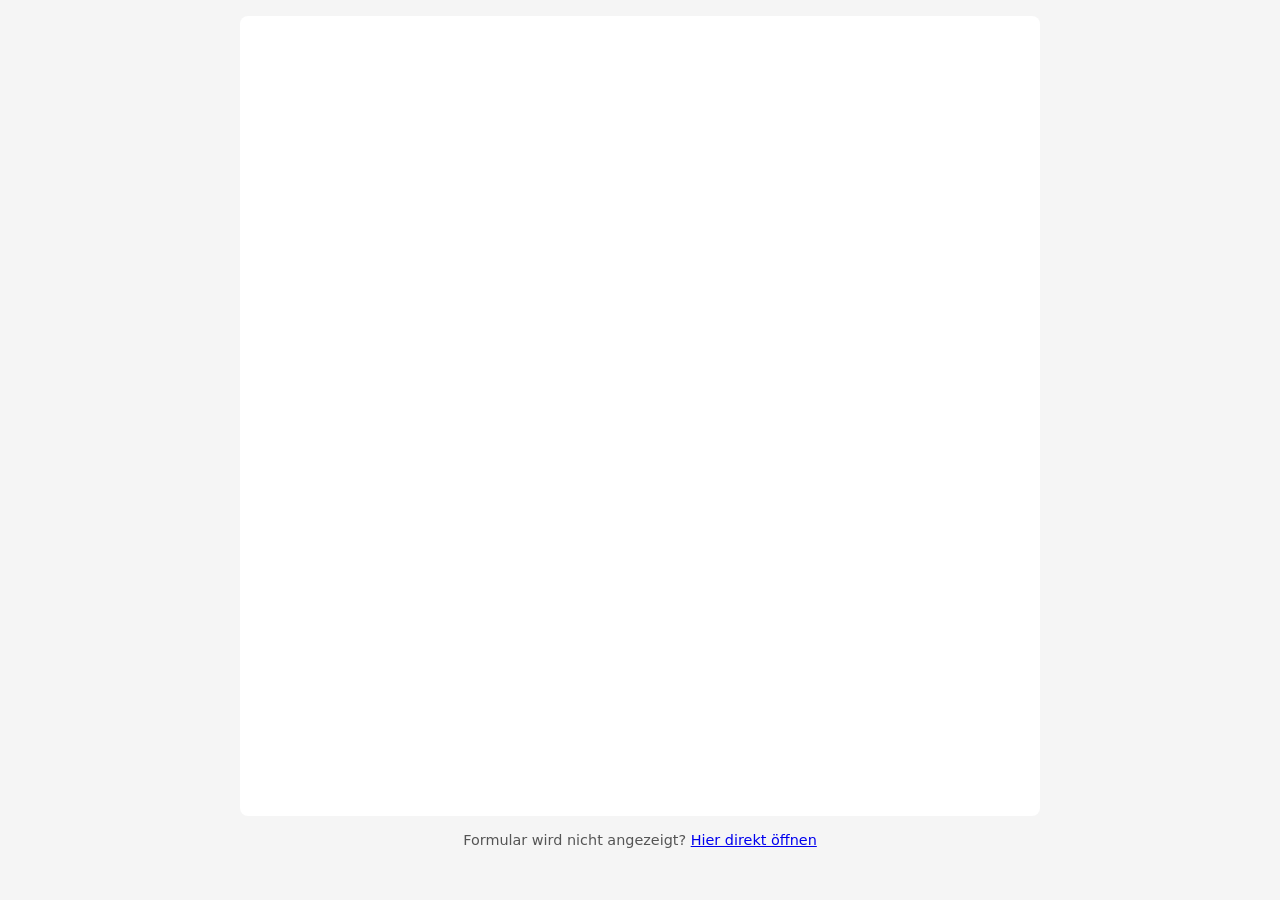
<file: joktiii.html>
<!DOCTYPE html>
<html lang="de">
<head>
  <meta charset="UTF-8">
  <meta name="viewport" content="width=device-width, initial-scale=1">
  <title>Formular</title>
  <style>
    html, body { margin: 0; padding: 0; background: #f5f5f5; font-family: system-ui, sans-serif; }
    .wrap { max-width: 800px; margin: 0 auto; padding: 16px; }
    iframe { width: 100%; min-height: 800px; border: 0; background: #fff; border-radius: 8px; }
    .fallback { text-align: center; font-size: 0.9rem; color: #555; margin-top: 12px; }
  </style>
</head>
<body>
  <div class="wrap">
    <iframe
      id="JotFormIFrame-260532190050040"
      title="Formular"
      allowfullscreen
      allow="geolocation; microphone; camera"
      src="https://form.jotform.com/260532190050040"
      scrolling="no">
    </iframe>
    <p class="fallback">
      Formular wird nicht angezeigt?
      <a href="https://form.jotform.com/260532190050040" target="_blank" rel="noopener">Hier direkt öffnen</a>
    </p>
  </div>
  <script src="https://cdn.jotfor.ms/s/umd/latest/for-form-embed-handler.js"></script>
  <script>
    window.jotformEmbedHandler("iframe[id='JotFormIFrame-260532190050040']", "https://form.jotform.com/");
  </script>
</body>
</html>
</file>
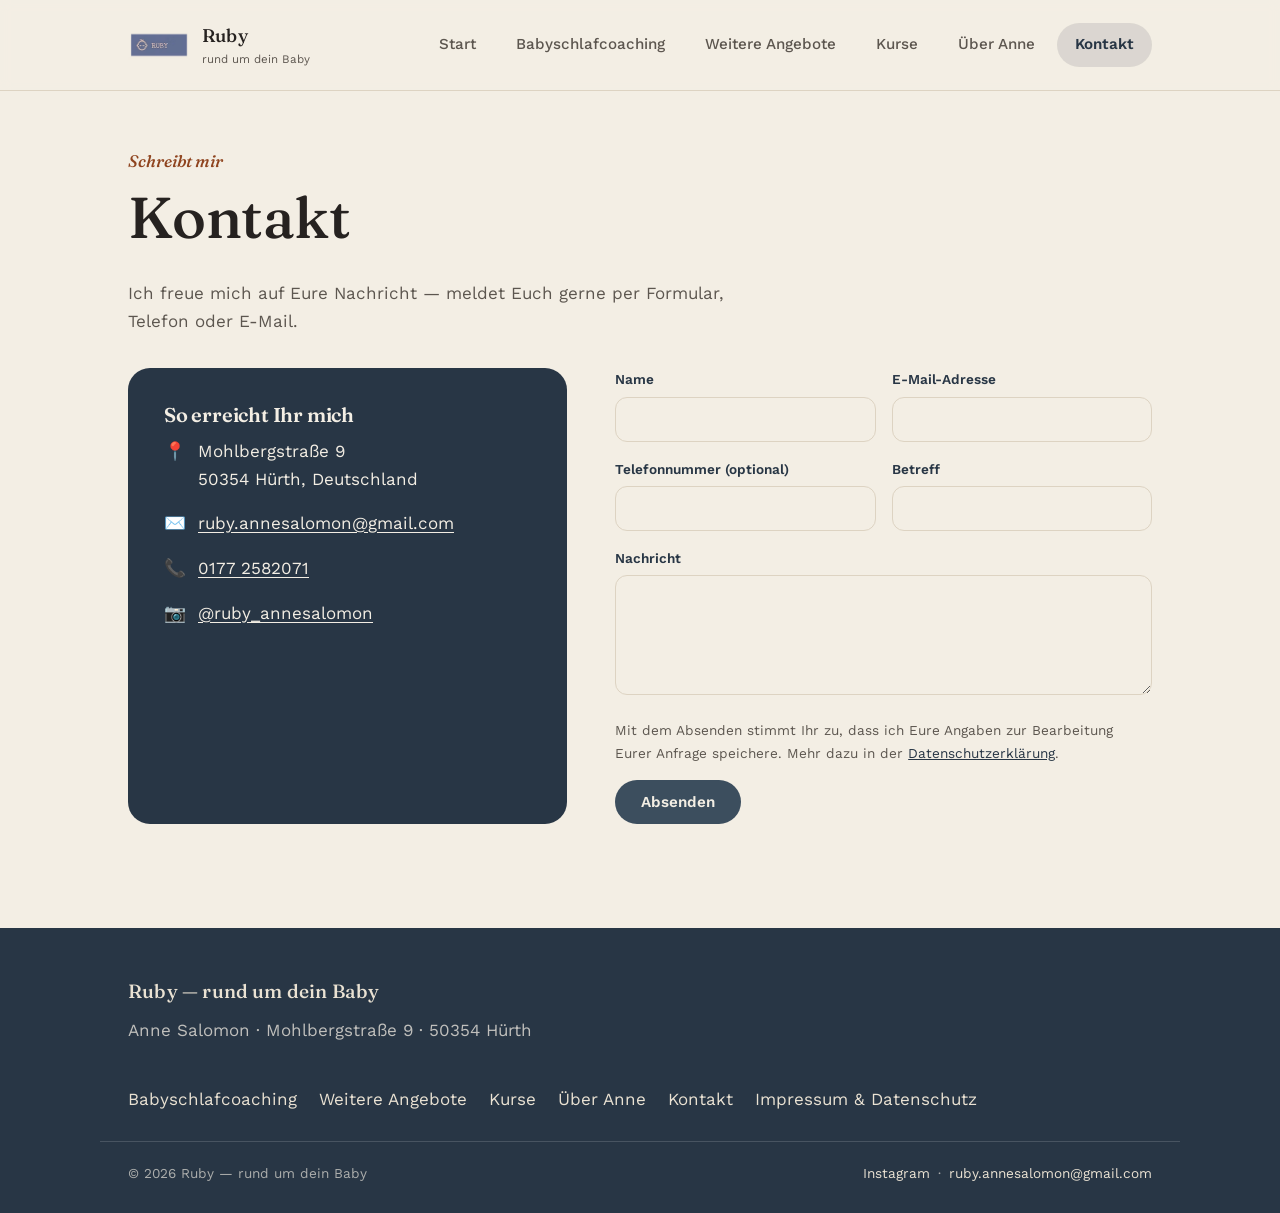
<file: kontakt.html>
<!DOCTYPE html>
<html lang="de">
<head>
<meta charset="UTF-8">
<meta name="viewport" content="width=device-width, initial-scale=1">
<title>Kontakt | Ruby rund um dein Baby | Hürth</title>
<meta name="description" content="Nehmt Kontakt zu Anne auf — für Babymassage, Schlafcoaching, Beikostberatung oder Kinesiotaping in Hürth.">
<link rel="canonical" href="https://ruby-anne.de/kontakt">
<meta property="og:type" content="website">
<meta property="og:locale" content="de_DE">
<meta property="og:site_name" content="Ruby – rund um dein Baby">
<meta property="og:title" content="Kontakt | Ruby rund um dein Baby | Hürth">
<meta property="og:description" content="Nehmt Kontakt zu Anne auf — für Babymassage, Schlafcoaching, Beikostberatung oder Kinesiotaping in Hürth.">
<meta property="og:url" content="https://ruby-anne.de/kontakt">
<link rel="preload" href="fonts/work-sans-latin-400-normal.woff2" as="font" type="font/woff2" crossorigin>
<link rel="preload" href="fonts/fraunces-latin-500-normal.woff2" as="font" type="font/woff2" crossorigin>
<link rel="icon" type="image/png" href="images/favicon-32.png">
<link rel="stylesheet" href="css/styles.css">
</head>
<body>
<a class="skip-link" href="#main">Zum Inhalt springen</a>

<header class="site">
  <div class="nav">
    <a class="brand" href="index.html">
      <span class="brand-mark"><img src="images/logo_transparent.avif" alt="Ruby Logo" width="62" height="62"></span>
      <span>
        <span class="brand-name">Ruby</span>
        <span class="brand-tag">rund um dein Baby</span>
      </span>
    </a>
    <button class="nav-toggle" type="button" aria-label="Menü öffnen" aria-expanded="false" aria-controls="hauptmenue">
      <span class="bar"></span><span class="bar"></span><span class="bar"></span>
    </button>
    <nav class="links" id="hauptmenue" aria-label="Hauptnavigation">
      <ul>
      <li><a href="index.html">Start</a></li>
      <li><a href="babyschlafcoaching.html">Babyschlafcoaching</a></li>
      <li><a href="leistungen.html">Weitere Angebote</a></li>
      <li><a href="kurse.html">Kurse</a></li>
      <li><a href="ueber-anne.html">Über Anne</a></li>
      <li><a href="kontakt.html" class="active" aria-current="page">Kontakt</a></li>
      </ul>
    </nav>
  </div>
</header>
<div class="nav-backdrop"></div>

<main id="main">
  <section class="wrap page-head">
    <span class="eyebrow">Schreibt mir</span>
    <h1>Kontakt</h1>
    <p class="lead">Ich freue mich auf Eure Nachricht — meldet Euch gerne per Formular, Telefon oder E-Mail.</p>
  </section>

  <section style="padding-top:0;">
    <div class="wrap contact-grid">

      <div class="contact-card">
        <h3>So erreicht Ihr mich</h3>
        <div class="contact-line"><span class="ico" aria-hidden="true">📍</span><span>Mohlbergstraße 9<br>50354 Hürth, Deutschland</span></div>
        <div class="contact-line"><span class="ico" aria-hidden="true">✉️</span><span><a href="mailto:ruby.annesalomon@gmail.com">ruby.annesalomon@gmail.com</a></span></div>
        <div class="contact-line"><span class="ico" aria-hidden="true">📞</span><span><a href="tel:+491772582071">0177 2582071</a></span></div>
        <div class="contact-line"><span class="ico" aria-hidden="true">📷</span><span><a href="https://www.instagram.com/ruby_annesalomon/" target="_blank" rel="noopener">@ruby_annesalomon</a></span></div>
      </div>

      <form class="contact-form" name="kontakt" method="POST" action="/erfolg.html" data-netlify="true" netlify-honeypot="bot-field">
        <input type="hidden" name="form-name" value="kontakt">
        <input type="hidden" name="subject" value="Neue Nachricht von ruby-anne.de">

        <p hidden>
          <label>Nicht ausfüllen: <input name="bot-field" tabindex="-1" autocomplete="off"></label>
        </p>

        <div class="form-row">
          <div>
            <label for="name">Name</label>
            <input type="text" id="name" name="name" autocomplete="name" required>
          </div>
          <div>
            <label for="email">E-Mail-Adresse</label>
            <input type="email" id="email" name="email" autocomplete="email" required>
          </div>
        </div>

        <div class="form-row">
          <div>
            <label for="phone">Telefonnummer (optional)</label>
            <input type="tel" id="phone" name="telefon" autocomplete="tel">
          </div>
          <div>
            <label for="betreff">Betreff</label>
            <input type="text" id="betreff" name="betreff">
          </div>
        </div>

        <div>
          <label for="message">Nachricht</label>
          <textarea id="message" name="nachricht" required></textarea>
        </div>

        <p class="form-note">Mit dem Absenden stimmt Ihr zu, dass ich Eure Angaben zur Bearbeitung Eurer Anfrage speichere. Mehr dazu in der <a href="impressum.html#datenschutz">Datenschutzerklärung</a>.</p>

        <div class="btn-row" style="margin-top:0;">
          <button type="submit" class="btn btn-primary" style="border:none;">Absenden</button>
        </div>
      </form>

    </div>
  </section>
</main>

<footer class="site">
  <div class="wrap footer-grid">
    <div>
      <span class="brand-name footer-brand">Ruby — rund um dein Baby</span>
      <p class="footer-address">Anne Salomon · Mohlbergstraße 9 · 50354 Hürth</p>
    </div>
    <ul class="footer-links">
      <li><a href="babyschlafcoaching.html">Babyschlafcoaching</a></li>
      <li><a href="leistungen.html">Weitere Angebote</a></li>
      <li><a href="kurse.html">Kurse</a></li>
      <li><a href="ueber-anne.html">Über Anne</a></li>
      <li><a href="kontakt.html">Kontakt</a></li>
      <li><a href="impressum.html">Impressum &amp; Datenschutz</a></li>
    </ul>
  </div>
  <div class="wrap footer-bottom">
    <span>© 2026 Ruby — rund um dein Baby</span>
    <span class="social"><a href="https://www.instagram.com/ruby_annesalomon/" target="_blank" rel="noopener">Instagram</a> · <a href="mailto:ruby.annesalomon@gmail.com">ruby.annesalomon@gmail.com</a></span>
  </div>
</footer>

<script src="js/main.js"></script>
</body>
</html>
</file>
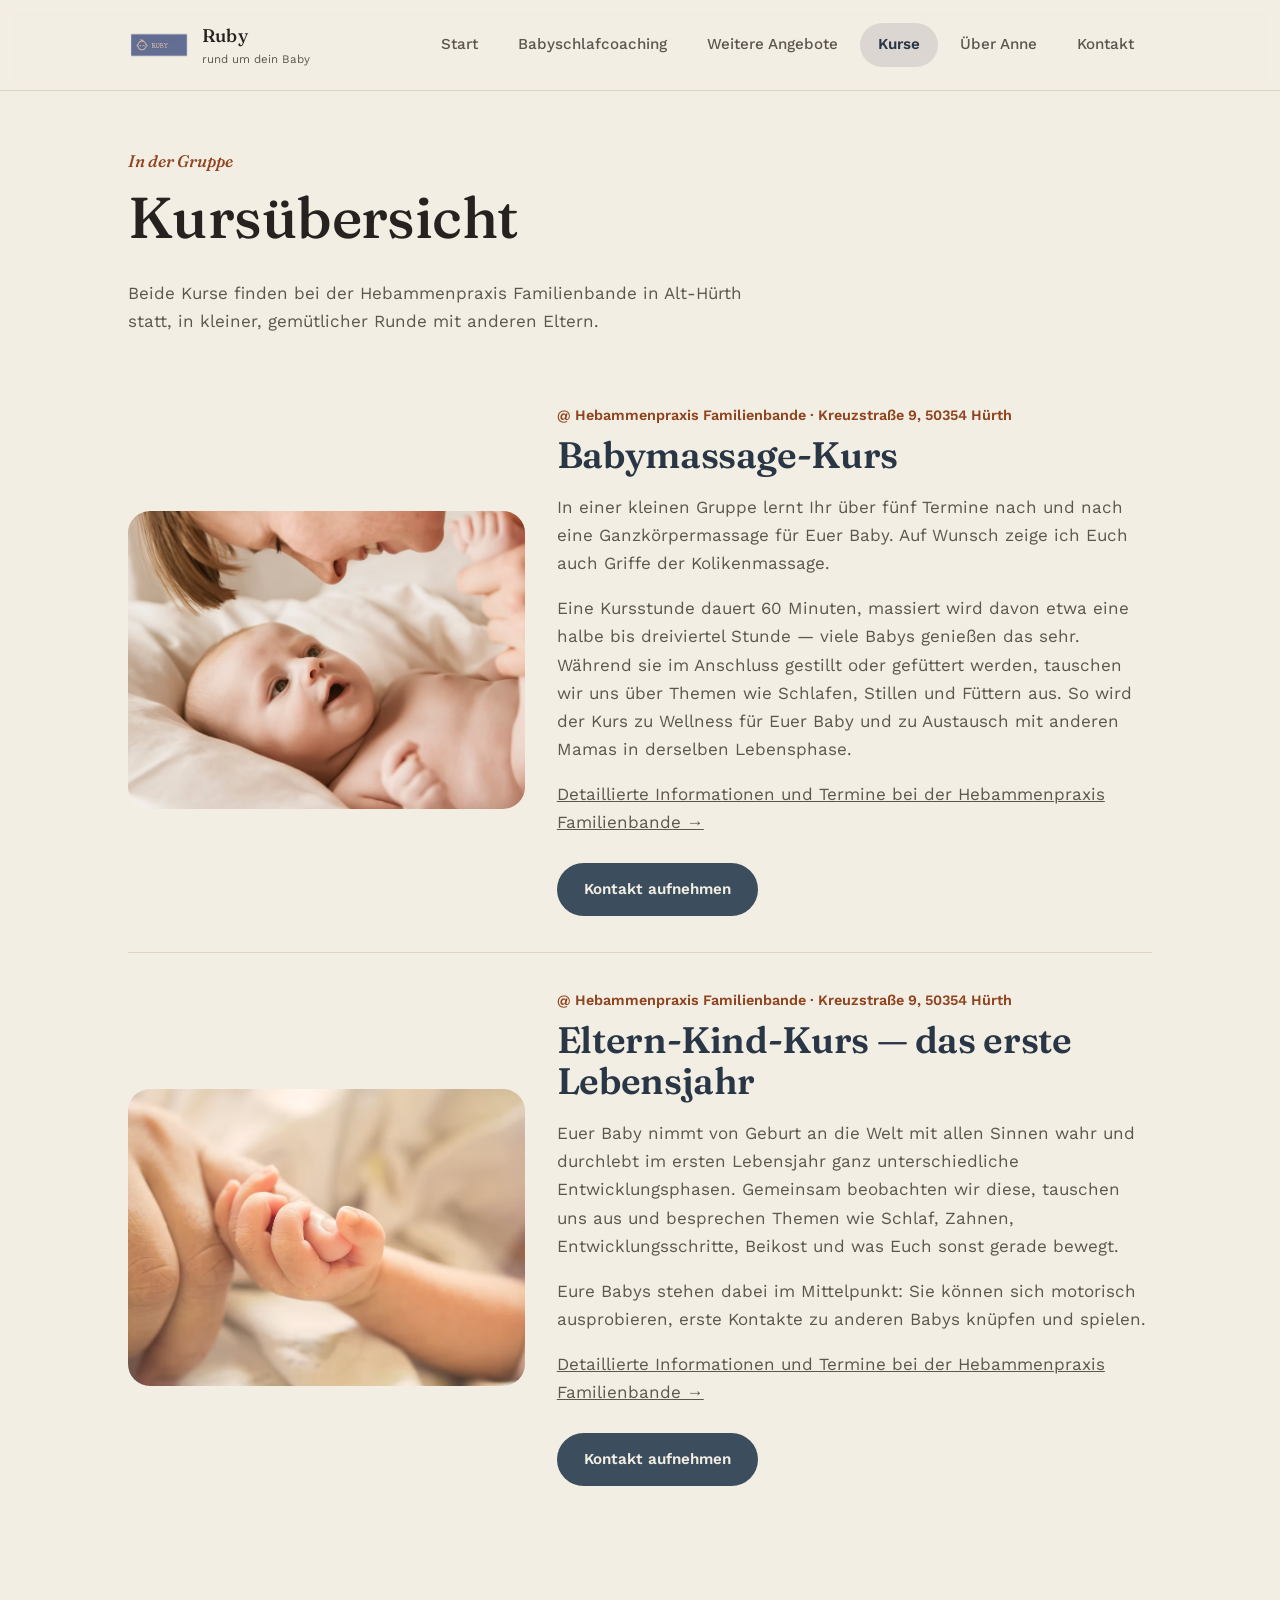
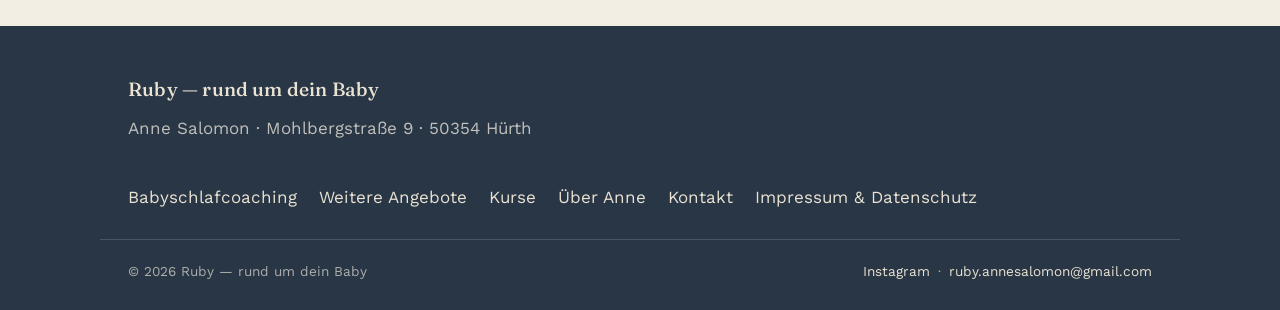
<file: kurse.html>
<!DOCTYPE html>
<html lang="de">
<head>
<meta charset="UTF-8">
<meta name="viewport" content="width=device-width, initial-scale=1">
<title>Kurse | Ruby rund um dein Baby | Hürth</title>
<meta name="description" content="Babymassagekurse und der Eltern-Kind-Kurs im ersten Lebensjahr bei der Hebammenpraxis Familienbande in Hürth.">
<link rel="canonical" href="https://ruby-anne.de/kurse">
<meta property="og:type" content="website">
<meta property="og:locale" content="de_DE">
<meta property="og:site_name" content="Ruby – rund um dein Baby">
<meta property="og:title" content="Kurse | Ruby rund um dein Baby | Hürth">
<meta property="og:description" content="Babymassagekurse und der Eltern-Kind-Kurs im ersten Lebensjahr bei der Hebammenpraxis Familienbande in Hürth.">
<meta property="og:url" content="https://ruby-anne.de/kurse">
<link rel="preload" href="fonts/work-sans-latin-400-normal.woff2" as="font" type="font/woff2" crossorigin>
<link rel="preload" href="fonts/fraunces-latin-500-normal.woff2" as="font" type="font/woff2" crossorigin>
<link rel="icon" type="image/png" href="images/favicon-32.png">
<link rel="stylesheet" href="css/styles.css">
</head>
<body>
<a class="skip-link" href="#main">Zum Inhalt springen</a>

<header class="site">
  <div class="nav">
    <a class="brand" href="index.html">
      <span class="brand-mark"><img src="images/logo_transparent.avif" alt="Ruby Logo" width="62" height="62"></span>
      <span>
        <span class="brand-name">Ruby</span>
        <span class="brand-tag">rund um dein Baby</span>
      </span>
    </a>
    <button class="nav-toggle" type="button" aria-label="Menü öffnen" aria-expanded="false" aria-controls="hauptmenue">
      <span class="bar"></span><span class="bar"></span><span class="bar"></span>
    </button>
    <nav class="links" id="hauptmenue" aria-label="Hauptnavigation">
      <ul>
      <li><a href="index.html">Start</a></li>
      <li><a href="babyschlafcoaching.html">Babyschlafcoaching</a></li>
      <li><a href="leistungen.html">Weitere Angebote</a></li>
      <li><a href="kurse.html" class="active" aria-current="page">Kurse</a></li>
      <li><a href="ueber-anne.html">Über Anne</a></li>
      <li><a href="kontakt.html">Kontakt</a></li>
      </ul>
    </nav>
  </div>
</header>
<div class="nav-backdrop"></div>

<main id="main">
  <section class="wrap page-head">
    <span class="eyebrow">In der Gruppe</span>
    <h1>Kursübersicht</h1>
    <p class="lead">Beide Kurse finden bei der Hebammenpraxis Familienbande in Alt-Hürth statt, in kleiner, gemütlicher Runde mit anderen Eltern.</p>
  </section>

  <section style="padding-top:0;">
    <div class="wrap">

      <div class="course">
        <img src="images/mutter-baby-laechelt.avif" alt="Mutter lächelt mit neugeborenem Baby" loading="lazy" decoding="async">
        <div>
          <div class="loc">@ Hebammenpraxis Familienbande · Kreuzstraße 9, 50354 Hürth</div>
          <h2>Babymassage-Kurs</h2>
          <p>In einer kleinen Gruppe lernt Ihr über fünf Termine nach und nach eine Ganzkörpermassage für Euer Baby. Auf Wunsch zeige ich Euch auch Griffe der Kolikenmassage.</p>
          <p>Eine Kursstunde dauert 60 Minuten, massiert wird davon etwa eine halbe bis dreiviertel Stunde — viele Babys genießen das sehr. Während sie im Anschluss gestillt oder gefüttert werden, tauschen wir uns über Themen wie Schlafen, Stillen und Füttern aus. So wird der Kurs zu Wellness für Euer Baby und zu Austausch mit anderen Mamas in derselben Lebensphase.</p>
          <p><a href="https://www.familienbandehuerth.de/angebote-fur-babys-and-kinder/" target="_blank" rel="noopener">Detaillierte Informationen und Termine bei der Hebammenpraxis Familienbande →</a></p>
          <div class="btn-row"><a class="btn btn-primary" href="kontakt.html">Kontakt aufnehmen</a></div>
        </div>
      </div>

      <div class="course">
        <img src="images/baby-holding-parent.avif" alt="Eltern halten ihr Baby" loading="lazy" decoding="async">
        <div>
          <div class="loc">@ Hebammenpraxis Familienbande · Kreuzstraße 9, 50354 Hürth</div>
          <h2>Eltern-Kind-Kurs — das erste Lebensjahr</h2>
          <p>Euer Baby nimmt von Geburt an die Welt mit allen Sinnen wahr und durchlebt im ersten Lebensjahr ganz unterschiedliche Entwicklungsphasen. Gemeinsam beobachten wir diese, tauschen uns aus und besprechen Themen wie Schlaf, Zahnen, Entwicklungsschritte, Beikost und was Euch sonst gerade bewegt.</p>
          <p>Eure Babys stehen dabei im Mittelpunkt: Sie können sich motorisch ausprobieren, erste Kontakte zu anderen Babys knüpfen und spielen.</p>
          <p><a href="https://www.familienbandehuerth.de/angebote-fur-babys-and-kinder/" target="_blank" rel="noopener">Detaillierte Informationen und Termine bei der Hebammenpraxis Familienbande →</a></p>
          <div class="btn-row"><a class="btn btn-primary" href="kontakt.html">Kontakt aufnehmen</a></div>
        </div>
      </div>

    </div>
  </section>
</main>

<footer class="site">
  <div class="wrap footer-grid">
    <div>
      <span class="brand-name footer-brand">Ruby — rund um dein Baby</span>
      <p class="footer-address">Anne Salomon · Mohlbergstraße 9 · 50354 Hürth</p>
    </div>
    <ul class="footer-links">
      <li><a href="babyschlafcoaching.html">Babyschlafcoaching</a></li>
      <li><a href="leistungen.html">Weitere Angebote</a></li>
      <li><a href="kurse.html">Kurse</a></li>
      <li><a href="ueber-anne.html">Über Anne</a></li>
      <li><a href="kontakt.html">Kontakt</a></li>
      <li><a href="impressum.html">Impressum &amp; Datenschutz</a></li>
    </ul>
  </div>
  <div class="wrap footer-bottom">
    <span>© 2026 Ruby — rund um dein Baby</span>
    <span class="social"><a href="https://www.instagram.com/ruby_annesalomon/" target="_blank" rel="noopener">Instagram</a> · <a href="mailto:ruby.annesalomon@gmail.com">ruby.annesalomon@gmail.com</a></span>
  </div>
</footer>

<script src="js/main.js"></script>
</body>
</html>
</file>
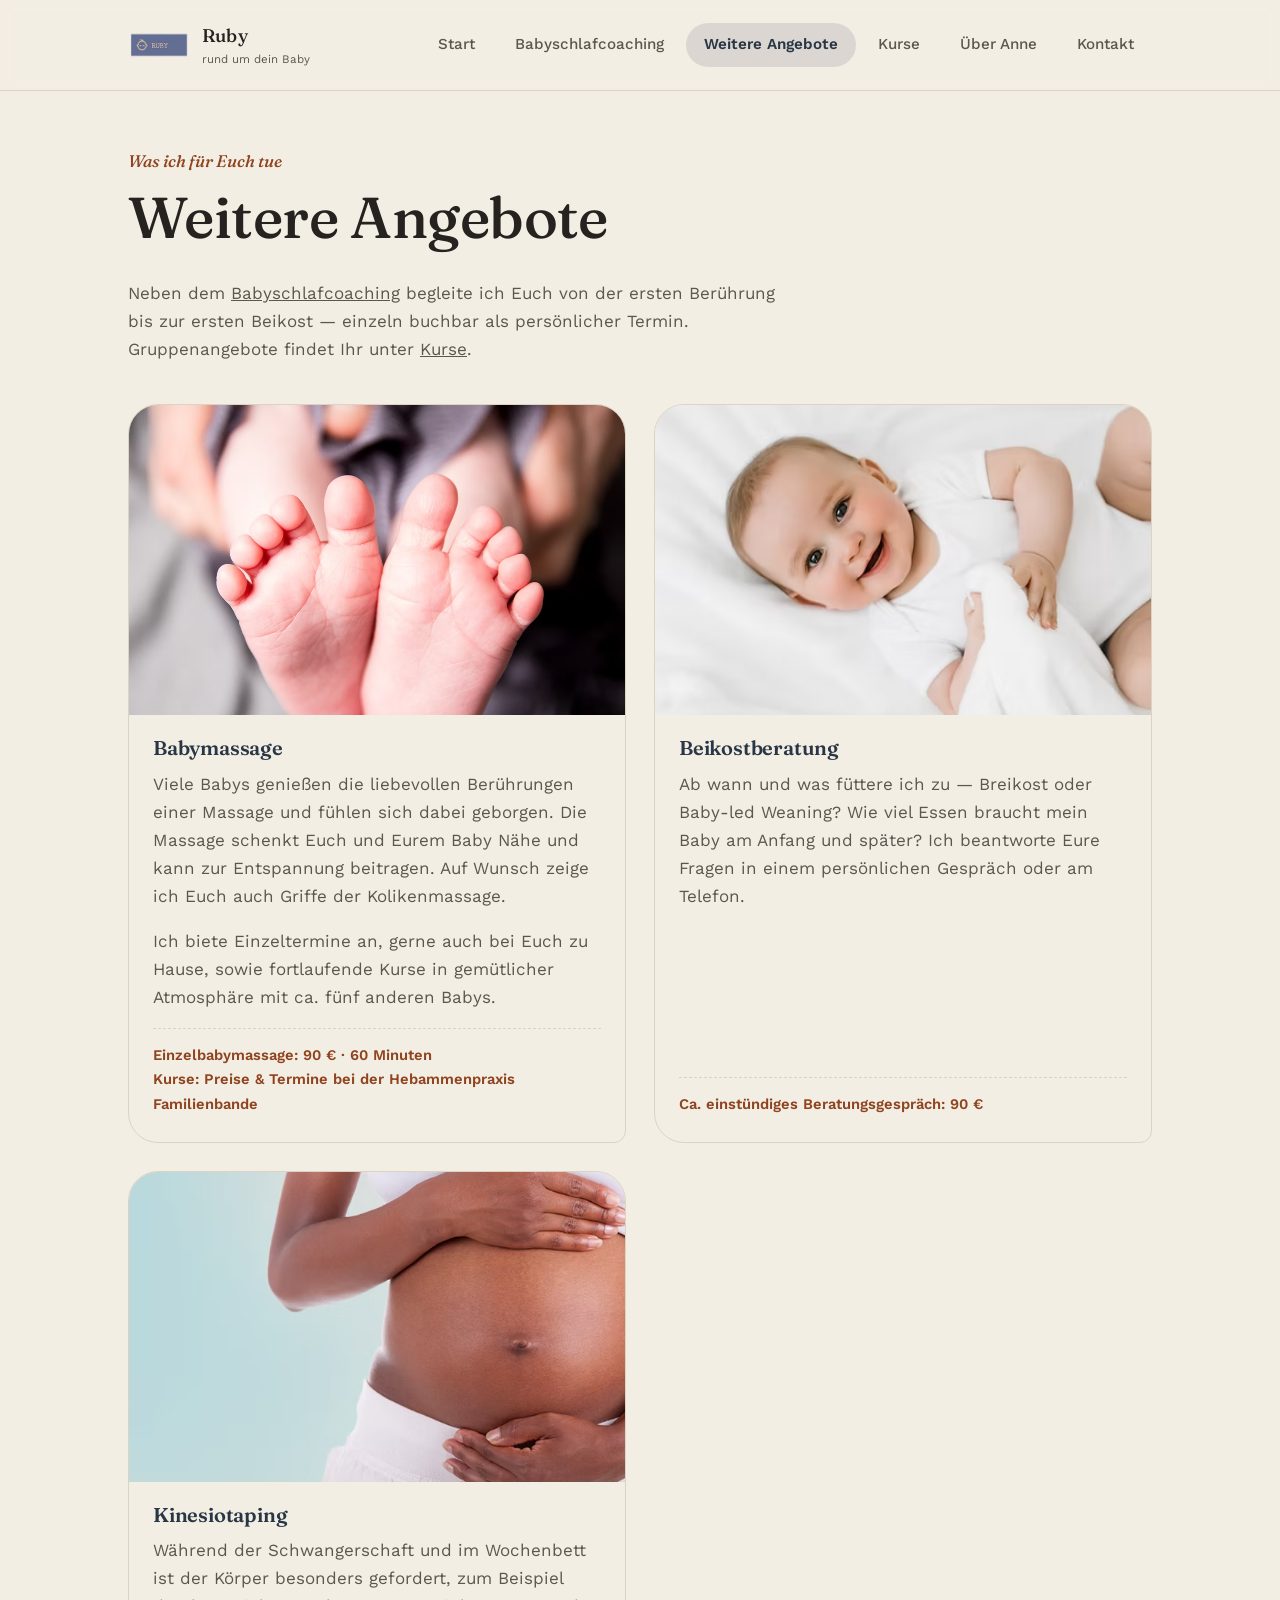
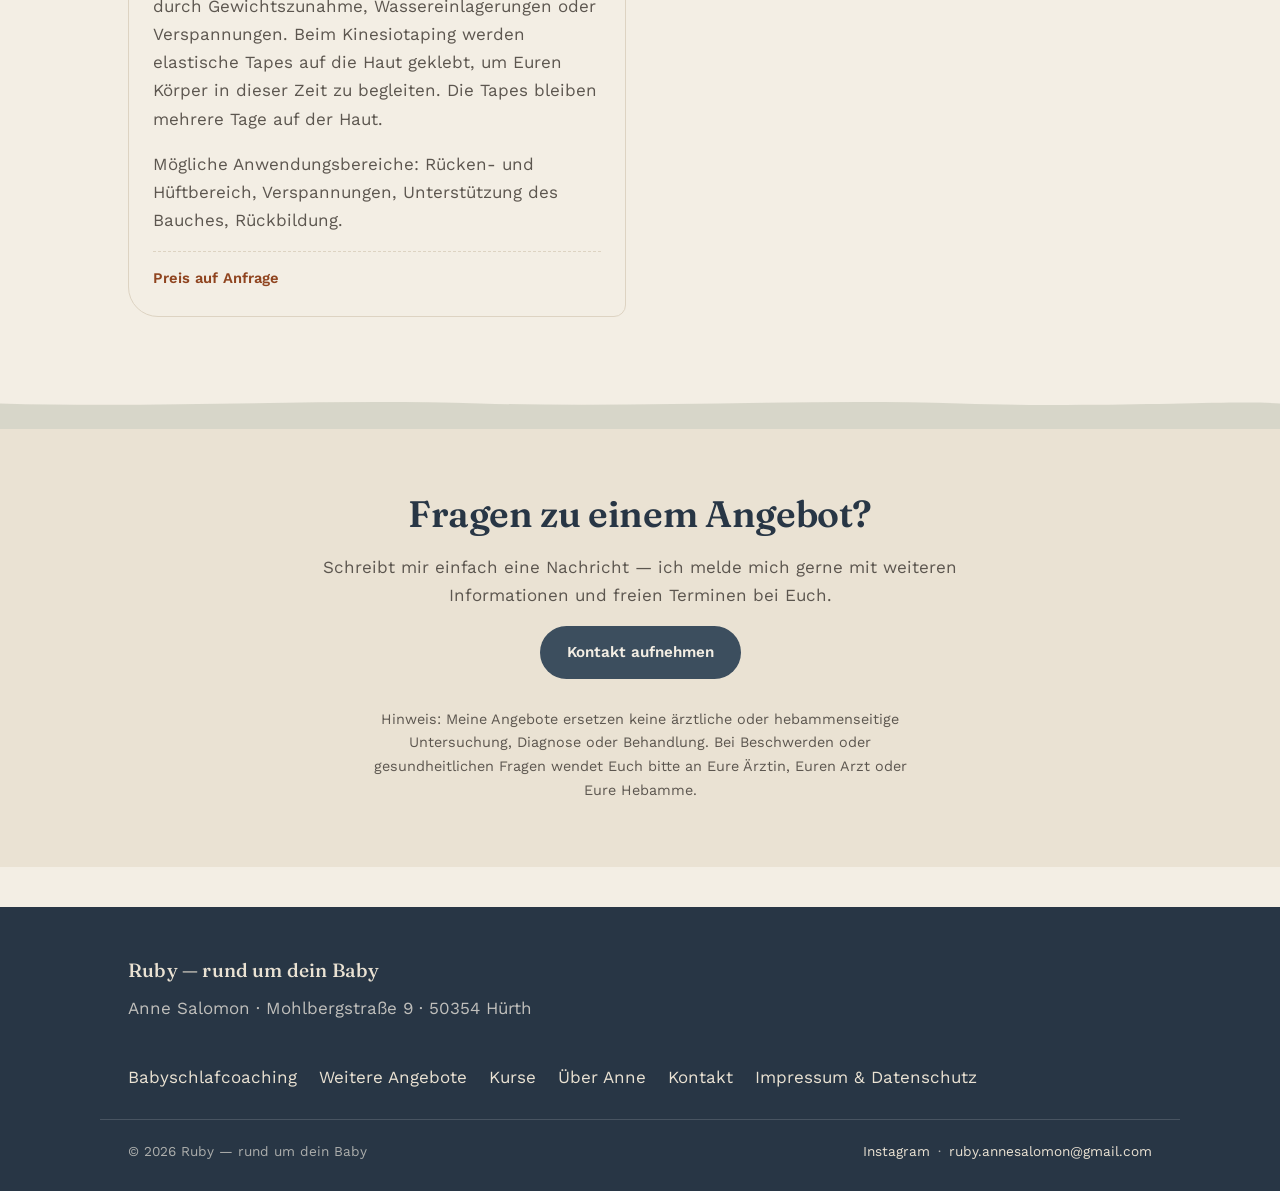
<file: leistungen.html>
<!DOCTYPE html>
<html lang="de">
<head>
<meta charset="UTF-8">
<meta name="viewport" content="width=device-width, initial-scale=1">
<title>Weitere Angebote | Ruby rund um dein Baby | Hürth</title>
<meta name="description" content="Weitere Angebote: Babymassage im Einzeltermin, Beikostberatung und Kinesiotaping rund um dein Baby in Hürth.">
<link rel="canonical" href="https://ruby-anne.de/leistungen">
<meta property="og:type" content="website">
<meta property="og:locale" content="de_DE">
<meta property="og:site_name" content="Ruby – rund um dein Baby">
<meta property="og:title" content="Weitere Angebote | Ruby rund um dein Baby | Hürth">
<meta property="og:description" content="Weitere Angebote: Babymassage im Einzeltermin, Beikostberatung und Kinesiotaping rund um dein Baby in Hürth.">
<meta property="og:url" content="https://ruby-anne.de/leistungen">
<link rel="preload" href="fonts/work-sans-latin-400-normal.woff2" as="font" type="font/woff2" crossorigin>
<link rel="preload" href="fonts/fraunces-latin-500-normal.woff2" as="font" type="font/woff2" crossorigin>
<link rel="icon" type="image/png" href="images/favicon-32.png">
<link rel="stylesheet" href="css/styles.css">
</head>
<body>
<a class="skip-link" href="#main">Zum Inhalt springen</a>

<header class="site">
  <div class="nav">
    <a class="brand" href="index.html">
      <span class="brand-mark"><img src="images/logo_transparent.avif" alt="Ruby Logo" width="62" height="62"></span>
      <span>
        <span class="brand-name">Ruby</span>
        <span class="brand-tag">rund um dein Baby</span>
      </span>
    </a>
    <button class="nav-toggle" type="button" aria-label="Menü öffnen" aria-expanded="false" aria-controls="hauptmenue">
      <span class="bar"></span><span class="bar"></span><span class="bar"></span>
    </button>
    <nav class="links" id="hauptmenue" aria-label="Hauptnavigation">
      <ul>
      <li><a href="index.html">Start</a></li>
      <li><a href="babyschlafcoaching.html">Babyschlafcoaching</a></li>
      <li><a href="leistungen.html" class="active" aria-current="page">Weitere Angebote</a></li>
      <li><a href="kurse.html">Kurse</a></li>
      <li><a href="ueber-anne.html">Über Anne</a></li>
      <li><a href="kontakt.html">Kontakt</a></li>
      </ul>
    </nav>
  </div>
</header>
<div class="nav-backdrop"></div>

<main id="main">
  <section class="wrap page-head" style="padding-bottom:24px;">
    <span class="eyebrow">Was ich für Euch tue</span>
    <h1>Weitere Angebote</h1>
    <p class="lead">Neben dem <a href="babyschlafcoaching.html">Babyschlafcoaching</a> begleite ich Euch von der ersten Berührung bis zur ersten Beikost — einzeln buchbar als persönlicher Termin. Gruppenangebote findet Ihr unter <a href="kurse.html">Kurse</a>.</p>
  </section>

  <section style="padding-top:0;">
    <div class="wrap">
      <div class="grid-services grid-services--two">

        <div class="card">
          <div class="thumb"><img src="images/babymassage-leistung.avif" alt="Babymassage" loading="lazy" decoding="async"></div>
          <div class="body">
            <h3>Babymassage</h3>
            <p>Viele Babys genießen die liebevollen Berührungen einer Massage und fühlen sich dabei geborgen. Die Massage schenkt Euch und Eurem Baby Nähe und kann zur Entspannung beitragen. Auf Wunsch zeige ich Euch auch Griffe der Kolikenmassage.</p>
            <p>Ich biete Einzeltermine an, gerne auch bei Euch zu Hause, sowie fortlaufende Kurse in gemütlicher Atmosphäre mit ca. fünf anderen Babys.</p>
            <div class="price">Einzelbabymassage: 90 € · 60 Minuten<br>Kurse: Preise &amp; Termine bei der Hebammenpraxis Familienbande</div>
          </div>
        </div>

        <div class="card">
          <div class="thumb"><img src="images/beikostberatung-leistung.avif" alt="Beikostberatung" loading="lazy" decoding="async"></div>
          <div class="body">
            <h3>Beikostberatung</h3>
            <p>Ab wann und was füttere ich zu — Breikost oder Baby-led Weaning? Wie viel Essen braucht mein Baby am Anfang und später? Ich beantworte Eure Fragen in einem persönlichen Gespräch oder am Telefon.</p>
            <div class="price">Ca. einstündiges Beratungsgespräch: 90 €</div>
          </div>
        </div>

        <div class="card">
          <div class="thumb"><img src="images/kinesiotaping-thumb.avif" alt="Kinesiotaping" loading="lazy" decoding="async"></div>
          <div class="body">
            <h3>Kinesiotaping</h3>
            <p>Während der Schwangerschaft und im Wochenbett ist der Körper besonders gefordert, zum Beispiel durch Gewichtszunahme, Wassereinlagerungen oder Verspannungen. Beim Kinesiotaping werden elastische Tapes auf die Haut geklebt, um Euren Körper in dieser Zeit zu begleiten. Die Tapes bleiben mehrere Tage auf der Haut.</p>
            <p>Mögliche Anwendungsbereiche: Rücken- und Hüftbereich, Verspannungen, Unterstützung des Bauches, Rückbildung.</p>
            <div class="price">Preis auf Anfrage</div>
          </div>
        </div>

      </div>
    </div>
  </section>

  <div class="wave-divider" aria-hidden="true">
    <svg viewBox="0 0 1200 60" preserveAspectRatio="none" focusable="false">
      <path class="wave-anim" d="M0,28 C150,34 300,22 450,28 C600,34 750,22 900,28 C1050,34 1150,24 1200,28 L1200,60 L0,60 Z" fill="var(--moss)" opacity="0.18"></path>
    </svg>
  </div>

  <section class="tinted">
    <div class="wrap cta-center">
      <h2>Fragen zu einem Angebot?</h2>
      <p>Schreibt mir einfach eine Nachricht — ich melde mich gerne mit weiteren Informationen und freien Terminen bei Euch.</p>
      <a class="btn btn-primary" href="kontakt.html">Kontakt aufnehmen</a>
      <p class="note" style="margin:2em auto 0;">Hinweis: Meine Angebote ersetzen keine ärztliche oder hebammenseitige Untersuchung, Diagnose oder Behandlung. Bei Beschwerden oder gesundheitlichen Fragen wendet Euch bitte an Eure Ärztin, Euren Arzt oder Eure Hebamme.</p>
    </div>
  </section>
</main>

<footer class="site">
  <div class="wrap footer-grid">
    <div>
      <span class="brand-name footer-brand">Ruby — rund um dein Baby</span>
      <p class="footer-address">Anne Salomon · Mohlbergstraße 9 · 50354 Hürth</p>
    </div>
    <ul class="footer-links">
      <li><a href="babyschlafcoaching.html">Babyschlafcoaching</a></li>
      <li><a href="leistungen.html">Weitere Angebote</a></li>
      <li><a href="kurse.html">Kurse</a></li>
      <li><a href="ueber-anne.html">Über Anne</a></li>
      <li><a href="kontakt.html">Kontakt</a></li>
      <li><a href="impressum.html">Impressum &amp; Datenschutz</a></li>
    </ul>
  </div>
  <div class="wrap footer-bottom">
    <span>© 2026 Ruby — rund um dein Baby</span>
    <span class="social"><a href="https://www.instagram.com/ruby_annesalomon/" target="_blank" rel="noopener">Instagram</a> · <a href="mailto:ruby.annesalomon@gmail.com">ruby.annesalomon@gmail.com</a></span>
  </div>
</footer>

<script src="js/main.js"></script>
</body>
</html>
</file>
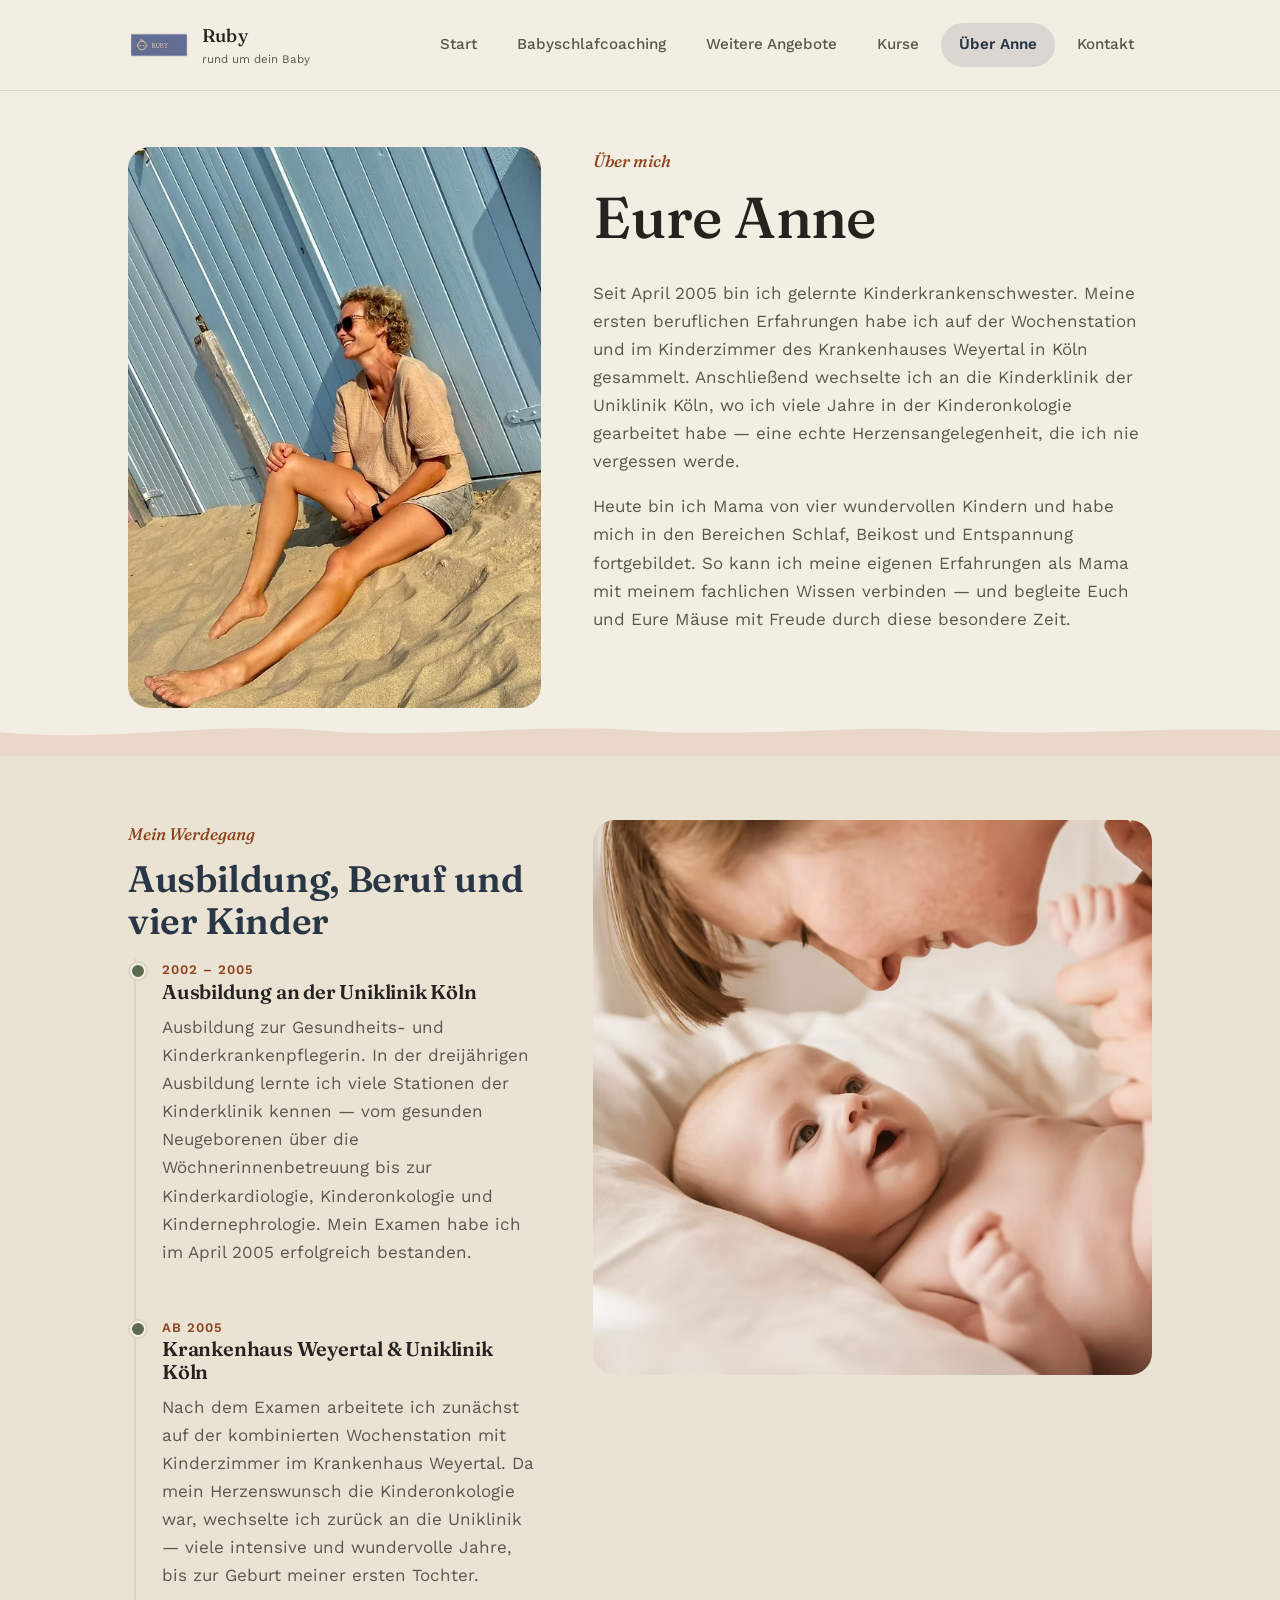
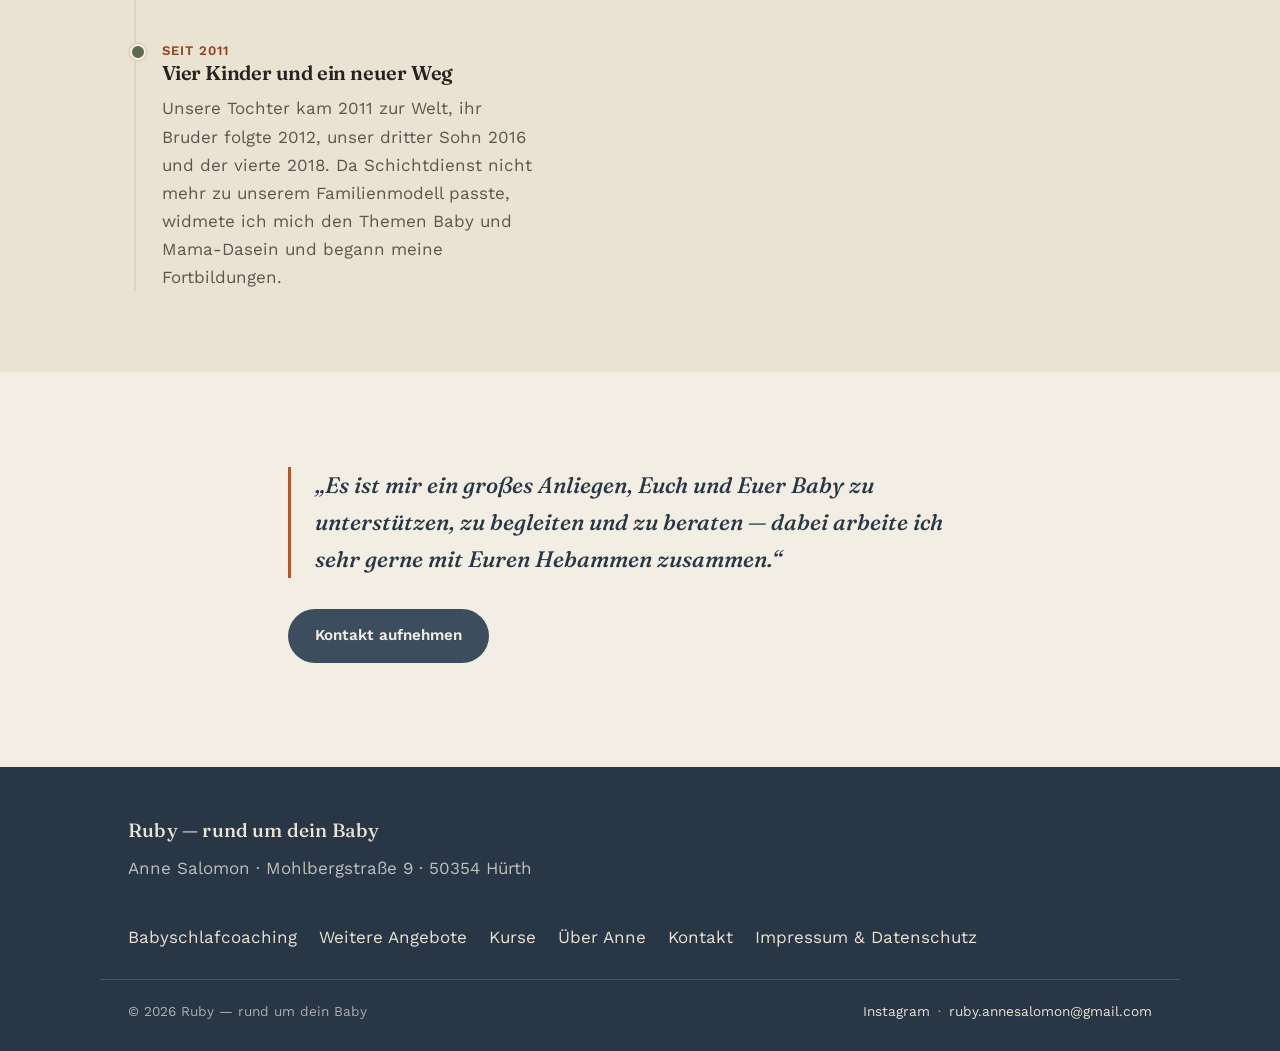
<file: ueber-anne.html>
<!DOCTYPE html>
<html lang="de">
<head>
<meta charset="UTF-8">
<meta name="viewport" content="width=device-width, initial-scale=1">
<title>Über Anne | Ruby rund um dein Baby | Hürth</title>
<meta name="description" content="Gelernte Kinderkrankenschwester, Mama von vier Kindern und Eure Begleiterin für Babymassage, Schlafcoaching und Beikost in Hürth.">
<link rel="canonical" href="https://ruby-anne.de/ueber-anne">
<meta property="og:type" content="website">
<meta property="og:locale" content="de_DE">
<meta property="og:site_name" content="Ruby – rund um dein Baby">
<meta property="og:title" content="Über Anne | Ruby rund um dein Baby | Hürth">
<meta property="og:description" content="Gelernte Kinderkrankenschwester, Mama von vier Kindern und Eure Begleiterin für Babymassage, Schlafcoaching und Beikost in Hürth.">
<meta property="og:url" content="https://ruby-anne.de/ueber-anne">
<link rel="preload" href="fonts/work-sans-latin-400-normal.woff2" as="font" type="font/woff2" crossorigin>
<link rel="preload" href="fonts/fraunces-latin-500-normal.woff2" as="font" type="font/woff2" crossorigin>
<link rel="icon" type="image/png" href="images/favicon-32.png">
<link rel="stylesheet" href="css/styles.css">
</head>
<body>
<a class="skip-link" href="#main">Zum Inhalt springen</a>

<header class="site">
  <div class="nav">
    <a class="brand" href="index.html">
      <span class="brand-mark"><img src="images/logo_transparent.avif" alt="Ruby Logo" width="62" height="62"></span>
      <span>
        <span class="brand-name">Ruby</span>
        <span class="brand-tag">rund um dein Baby</span>
      </span>
    </a>
    <button class="nav-toggle" type="button" aria-label="Menü öffnen" aria-expanded="false" aria-controls="hauptmenue">
      <span class="bar"></span><span class="bar"></span><span class="bar"></span>
    </button>
    <nav class="links" id="hauptmenue" aria-label="Hauptnavigation">
      <ul>
      <li><a href="index.html">Start</a></li>
      <li><a href="babyschlafcoaching.html">Babyschlafcoaching</a></li>
      <li><a href="leistungen.html">Weitere Angebote</a></li>
      <li><a href="kurse.html">Kurse</a></li>
      <li><a href="ueber-anne.html" class="active" aria-current="page">Über Anne</a></li>
      <li><a href="kontakt.html">Kontakt</a></li>
      </ul>
    </nav>
  </div>
</header>
<div class="nav-backdrop"></div>

<main id="main">
  <section class="wrap two-col" style="padding-top:56px;">
    <img src="images/anne-strand.avif" alt="Anne am Strand" loading="eager">
    <div>
      <span class="eyebrow">Über mich</span>
      <h1>Eure Anne</h1>
      <p>Seit April 2005 bin ich gelernte Kinderkrankenschwester. Meine ersten beruflichen Erfahrungen habe ich auf der Wochenstation und im Kinderzimmer des Krankenhauses Weyertal in Köln gesammelt. Anschließend wechselte ich an die Kinderklinik der Uniklinik Köln, wo ich viele Jahre in der Kinderonkologie gearbeitet habe — eine echte Herzensangelegenheit, die ich nie vergessen werde.</p>
      <p>Heute bin ich Mama von vier wundervollen Kindern und habe mich in den Bereichen Schlaf, Beikost und Entspannung fortgebildet. So kann ich meine eigenen Erfahrungen als Mama mit meinem fachlichen Wissen verbinden — und begleite Euch und Eure Mäuse mit Freude durch diese besondere Zeit.</p>
    </div>
  </section>

  <div class="wave-divider" aria-hidden="true">
    <svg viewBox="0 0 1200 60" preserveAspectRatio="none" focusable="false">
      <path class="wave-anim" d="M0,30 C100,44 200,16 300,28 C400,40 500,18 600,28 C700,38 800,20 900,28 C1000,36 1100,22 1200,28 L1200,60 L0,60 Z" fill="var(--clay)" opacity="0.15"></path>
    </svg>
  </div>

  <section class="tinted">
    <div class="wrap two-col">
      <div>
        <span class="eyebrow">Mein Werdegang</span>
        <h2>Ausbildung, Beruf und vier Kinder</h2>
        <div class="timeline">
          <div class="t-item">
            <div class="date">2002 – 2005</div>
            <h3>Ausbildung an der Uniklinik Köln</h3>
            <p>Ausbildung zur Gesundheits- und Kinderkrankenpflegerin. In der dreijährigen Ausbildung lernte ich viele Stationen der Kinderklinik kennen — vom gesunden Neugeborenen über die Wöchnerinnenbetreuung bis zur Kinderkardiologie, Kinderonkologie und Kindernephrologie. Mein Examen habe ich im April 2005 erfolgreich bestanden.</p>
          </div>
          <div class="t-item">
            <div class="date">Ab 2005</div>
            <h3>Krankenhaus Weyertal &amp; Uniklinik Köln</h3>
            <p>Nach dem Examen arbeitete ich zunächst auf der kombinierten Wochenstation mit Kinderzimmer im Krankenhaus Weyertal. Da mein Herzenswunsch die Kinderonkologie war, wechselte ich zurück an die Uniklinik — viele intensive und wundervolle Jahre, bis zur Geburt meiner ersten Tochter.</p>
          </div>
          <div class="t-item">
            <div class="date">Seit 2011</div>
            <h3>Vier Kinder und ein neuer Weg</h3>
            <p>Unsere Tochter kam 2011 zur Welt, ihr Bruder folgte 2012, unser dritter Sohn 2016 und der vierte 2018. Da Schichtdienst nicht mehr zu unserem Familienmodell passte, widmete ich mich den Themen Baby und Mama-Dasein und begann meine Fortbildungen.</p>
          </div>
        </div>
      </div>
      <img src="images/mutter-baby-laechelt-alt.avif" alt="Mutter mit Baby im Arm" loading="lazy" decoding="async">
    </div>
  </section>

  <section>
    <div class="wrap" style="max-width:760px;">
      <p class="quote-block">„Es ist mir ein großes Anliegen, Euch und Euer Baby zu unterstützen, zu begleiten und zu beraten — dabei arbeite ich sehr gerne mit Euren Hebammen zusammen.“</p>
      <div class="btn-row">
        <a class="btn btn-primary" href="kontakt.html">Kontakt aufnehmen</a>
      </div>
    </div>
  </section>
</main>

<footer class="site">
  <div class="wrap footer-grid">
    <div>
      <span class="brand-name footer-brand">Ruby — rund um dein Baby</span>
      <p class="footer-address">Anne Salomon · Mohlbergstraße 9 · 50354 Hürth</p>
    </div>
    <ul class="footer-links">
      <li><a href="babyschlafcoaching.html">Babyschlafcoaching</a></li>
      <li><a href="leistungen.html">Weitere Angebote</a></li>
      <li><a href="kurse.html">Kurse</a></li>
      <li><a href="ueber-anne.html">Über Anne</a></li>
      <li><a href="kontakt.html">Kontakt</a></li>
      <li><a href="impressum.html">Impressum &amp; Datenschutz</a></li>
    </ul>
  </div>
  <div class="wrap footer-bottom">
    <span>© 2026 Ruby — rund um dein Baby</span>
    <span class="social"><a href="https://www.instagram.com/ruby_annesalomon/" target="_blank" rel="noopener">Instagram</a> · <a href="mailto:ruby.annesalomon@gmail.com">ruby.annesalomon@gmail.com</a></span>
  </div>
</footer>

<script src="js/main.js"></script>
</body>
</html>
</file>
<file: css/styles.css>
/* ============================================================
   RUBY – rund um dein Baby
   Design tokens — "Die ruhige Stunde"
   ============================================================ */

/* ---------- Schriften (lokal gehostet, keine Verbindung zu Google) ---------- */
@font-face {
  font-family: "Fraunces";
  font-style: normal;
  font-weight: 500;
  font-display: swap;
  src: url("../fonts/fraunces-latin-500-normal.woff2") format("woff2");
}
@font-face {
  font-family: "Fraunces";
  font-style: normal;
  font-weight: 600;
  font-display: swap;
  src: url("../fonts/fraunces-latin-600-normal.woff2") format("woff2");
}
@font-face {
  font-family: "Fraunces";
  font-style: italic;
  font-weight: 500;
  font-display: swap;
  src: url("../fonts/fraunces-latin-500-italic.woff2") format("woff2");
}
@font-face {
  font-family: "Fraunces";
  font-style: italic;
  font-weight: 600;
  font-display: swap;
  src: url("../fonts/fraunces-latin-600-italic.woff2") format("woff2");
}
@font-face {
  font-family: "Work Sans";
  font-style: normal;
  font-weight: 400;
  font-display: swap;
  src: url("../fonts/work-sans-latin-400-normal.woff2") format("woff2");
}
@font-face {
  font-family: "Work Sans";
  font-style: normal;
  font-weight: 500;
  font-display: swap;
  src: url("../fonts/work-sans-latin-500-normal.woff2") format("woff2");
}
@font-face {
  font-family: "Work Sans";
  font-style: normal;
  font-weight: 600;
  font-display: swap;
  src: url("../fonts/work-sans-latin-600-normal.woff2") format("woff2");
}
@font-face {
  font-family: "Work Sans";
  font-style: normal;
  font-weight: 700;
  font-display: swap;
  src: url("../fonts/work-sans-latin-700-normal.woff2") format("woff2");
}

:root {
  --paper: #F3EEE4;
  --paper-deep: #EAE2D3;
  --ink: #262220;
  --ink-soft: #5C564F;
  --dusk: #3C4E5E;
  --dusk-deep: #283645;
  --clay: #B1592E;
  --clay-deep: #8F441F;
  --moss: #5C6B4E;
  --line: #DDD3C2;
  --radius: 22px;

  --font-display: "Fraunces", "Iowan Old Style", Georgia, serif;
  --font-body: "Work Sans", "Segoe UI", sans-serif;
}

@media (prefers-reduced-motion: no-preference) {
  html { scroll-behavior: smooth; }
  .wave-anim { animation: drift 9s ease-in-out infinite; }
}
@keyframes drift {
  0%, 100% { transform: translateY(0); }
  50% { transform: translateY(-6px); }
}

* { box-sizing: border-box; }

body {
  margin: 0;
  background: var(--paper);
  color: var(--ink);
  font-family: var(--font-body);
  font-size: 17px;
  line-height: 1.65;
  -webkit-font-smoothing: antialiased;
}

img { max-width: 100%; display: block; }
a { color: inherit; }

/* Sichtbarer Tastaturfokus */
a:focus-visible,
button:focus-visible {
  outline: 3px solid var(--dusk);
  outline-offset: 3px;
  border-radius: 6px;
}
footer.site a:focus-visible,
.contact-card a:focus-visible {
  outline-color: var(--paper);
}

/* Sprunglink für Tastatur- und Screenreader-Nutzer */
.skip-link {
  position: absolute;
  left: 12px;
  top: -60px;
  z-index: 100;
  background: var(--dusk-deep);
  color: var(--paper);
  padding: 10px 18px;
  border-radius: 999px;
  text-decoration: none;
  font-weight: 600;
  transition: top 0.2s ease;
}
.skip-link:focus { top: 12px; }

h1, h2, h3 {
  font-family: var(--font-display);
  font-weight: 600;
  line-height: 1.12;
  margin: 0 0 0.5em;
  letter-spacing: -0.01em;
}
h1 { font-size: clamp(2.4rem, 5vw, 3.6rem); font-weight: 500; }
h2 { font-size: clamp(1.7rem, 3.4vw, 2.3rem); color: var(--dusk-deep); }
h3 { font-size: 1.25rem; }

p { margin: 0 0 1em; color: var(--ink-soft); }

.eyebrow {
  display: inline-block;
  font-family: var(--font-display);
  font-style: italic;
  font-size: 1.05rem;
  font-weight: 500;
  color: var(--clay-deep);
  margin-bottom: 0.6em;
}

.wrap {
  max-width: 1080px;
  margin: 0 auto;
  padding: 0 28px;
}

/* ---------- Header ---------- */
header.site {
  position: sticky;
  top: 0;
  z-index: 40;
  background: rgba(243, 238, 228, 0.92);
  -webkit-backdrop-filter: blur(6px);
  backdrop-filter: blur(6px);
  border-bottom: 1px solid var(--line);
  transition: box-shadow 0.2s ease;
}
header.site.scrolled { box-shadow: 0 4px 18px rgba(46, 42, 40, 0.06); }
.nav {
  display: flex;
  align-items: center;
  justify-content: space-between;
  padding: 14px 28px;
  max-width: 1080px;
  margin: 0 auto;
  gap: 20px;
}
.brand {
  display: flex;
  align-items: center;
  gap: 12px;
  text-decoration: none;
  color: var(--ink);
  flex-shrink: 0;
}
.brand-mark {
  width: 62px; height: 62px;
  display: flex; align-items: center; justify-content: center;
  flex-shrink: 0;
}
.brand-mark img {
  width: 100%; height: 100%;
  object-fit: contain;
}
.brand-name {
  font-family: var(--font-display);
  font-size: 1.15rem;
  letter-spacing: 0.01em;
}
.brand-tag { font-size: 0.72rem; color: var(--ink-soft); display: block; margin-top: -2px; }

/* Nav links */
.links {
  display: flex;
  align-items: center;
}
.links ul {
  display: flex;
  align-items: center;
  gap: 4px;
  list-style: none;
  padding: 0;
  margin: 0;
  font-size: 0.95rem;
}
.links a {
  display: inline-block;
  text-decoration: none;
  color: var(--ink-soft);
  font-weight: 500;
  padding: 9px 18px;
  border-radius: 999px;
  transition: color 0.2s ease, background 0.2s ease;
}
.links a:hover { color: var(--dusk-deep); background: rgba(40, 54, 69, 0.08); }
.links a.active {
  color: var(--dusk-deep);
  background: rgba(40, 54, 69, 0.12);
  font-weight: 600;
}

/* Hamburger toggle */
.nav-toggle {
  display: none;
  position: relative;
  width: 42px; height: 42px;
  background: var(--paper-deep);
  border: 1px solid var(--line);
  border-radius: 12px;
  cursor: pointer;
  padding: 0;
  flex-shrink: 0;
}
.nav-toggle .bar {
  position: absolute;
  left: 11px; right: 11px;
  height: 2px;
  background: var(--dusk-deep);
  border-radius: 2px;
  transition: transform 0.25s ease, opacity 0.2s ease;
}
.nav-toggle .bar:nth-child(1) { top: 14px; }
.nav-toggle .bar:nth-child(2) { top: 20px; }
.nav-toggle .bar:nth-child(3) { top: 26px; }
.nav-toggle.open .bar:nth-child(1) { transform: translateY(6px) rotate(45deg); }
.nav-toggle.open .bar:nth-child(2) { opacity: 0; }
.nav-toggle.open .bar:nth-child(3) { transform: translateY(-6px) rotate(-45deg); }

.nav-backdrop {
  position: fixed;
  inset: 0;
  background: rgba(46, 42, 40, 0.35);
  z-index: 39;
  opacity: 0;
  visibility: hidden;
  pointer-events: none;
  transition: opacity 0.25s ease, visibility 0.25s ease;
}
.nav-backdrop.open {
  opacity: 1;
  visibility: visible;
  pointer-events: auto;
}

/* ---------- Wave divider (signature element) ---------- */
.wave-divider {
  width: 100%;
  display: block;
  line-height: 0;
}
.wave-divider svg { width: 100%; height: 48px; display: block; }

/* ---------- Hero ---------- */
.hero {
  display: grid;
  grid-template-columns: 1.1fr 0.9fr;
  gap: 48px;
  align-items: center;
  padding: 64px 28px 40px;
}
.hero p.lead { font-size: 1.15rem; max-width: 46ch; }
.hero-figure {
  position: relative;
  border-radius: 38% 62% 55% 45% / 48% 42% 58% 52%;
  overflow: hidden;
  aspect-ratio: 4/5;
  background: var(--paper-deep);
}
.hero-figure img { width: 100%; height: 100%; object-fit: cover; }

/* ---------- Buttons ---------- */
.btn {
  display: inline-flex;
  align-items: center;
  gap: 8px;
  padding: 13px 26px;
  border-radius: 999px;
  font-weight: 600;
  font-size: 0.95rem;
  text-decoration: none;
  border: 1.5px solid transparent;
  transition: transform 0.15s ease, background 0.2s, color 0.2s;
}
.btn-primary { background: var(--dusk); color: var(--paper); }
.btn-primary:hover { background: var(--dusk-deep); transform: translateY(-1px); }
.btn-ghost { border-color: var(--dusk); color: var(--dusk-deep); }
.btn-ghost:hover { background: var(--dusk); color: var(--paper); }
.btn-row { display: flex; gap: 14px; flex-wrap: wrap; margin-top: 1.6em; }
button.btn { font-family: var(--font-body); cursor: pointer; }

/* ---------- Sections ---------- */
section { padding: 64px 0; }
section.tinted { background: var(--paper-deep); }
.section-head { max-width: 62ch; margin-bottom: 2.4em; }
.page-head { padding-top: 56px; padding-bottom: 16px; }
.page-head .lead { max-width: 60ch; }

/* Service cards */
.grid-services {
  display: grid;
  grid-template-columns: repeat(auto-fit, minmax(240px, 1fr));
  gap: 28px;
}
.card {
  background: var(--paper);
  border: 1px solid var(--line);
  border-radius: 30px 30px 12px 30px;
  overflow: hidden;
  display: flex;
  flex-direction: column;
  transition: transform 0.2s ease, box-shadow 0.2s ease;
}
/* Startseite: vier gleich breite Karten; Leistungsseite: zwei Spalten wegen längerer Texte */
.grid-services--four { grid-template-columns: repeat(auto-fit, minmax(220px, 1fr)); }
.grid-services--two { grid-template-columns: repeat(2, 1fr); }
@media (max-width: 760px) {
  .grid-services--two { grid-template-columns: 1fr; }
}
a.card { text-decoration: none; color: inherit; }
a.card:hover { transform: translateY(-3px); box-shadow: 0 12px 28px rgba(38, 34, 32, 0.08); }
a.card:focus-visible { border-radius: 30px 30px 12px 30px; }
.card .thumb {
  aspect-ratio: 16/10;
  overflow: hidden;
  background: var(--paper-deep);
}
.card .thumb img { width: 100%; height: 100%; object-fit: cover; }
.card .body { padding: 22px 24px 26px; flex: 1; display: flex; flex-direction: column; }
.card h3 { color: var(--dusk-deep); }
.card .price {
  margin-top: auto;
  padding-top: 14px;
  font-weight: 600;
  color: var(--clay-deep);
  font-size: 0.92rem;
  border-top: 1px dashed var(--line);
}

/* Quote / intro block */
.quote-block {
  border-left: 3px solid var(--clay);
  padding-left: 24px;
  font-family: var(--font-display);
  font-style: italic;
  font-weight: 500;
  font-size: 1.4rem;
  color: var(--dusk-deep);
  margin: 1.4em 0;
}

/* Two column */
.two-col {
  display: grid;
  grid-template-columns: 0.85fr 1.15fr;
  gap: 52px;
  align-items: start;
}
.two-col img { border-radius: var(--radius); }

/* Timeline (Werdegang) */
.timeline { border-left: 2px solid var(--line); padding-left: 26px; margin-left: 6px; }
.t-item { position: relative; padding-bottom: 34px; }
.t-item:last-child { padding-bottom: 0; }
.t-item::before {
  content: "";
  position: absolute;
  left: -32px; top: 4px;
  width: 12px; height: 12px;
  border-radius: 50%;
  background: var(--moss);
  border: 2px solid var(--paper);
  box-shadow: 0 0 0 2px var(--line);
}
.t-item .date { font-size: 0.82rem; letter-spacing: 0.08em; text-transform: uppercase; color: var(--clay-deep); font-weight: 600; }

/* Course cards */
.course {
  display: grid;
  grid-template-columns: 0.8fr 1.2fr;
  gap: 32px;
  align-items: center;
  padding: 36px 0;
  border-bottom: 1px solid var(--line);
}
.course:last-child { border-bottom: none; }
.course img { border-radius: var(--radius); aspect-ratio: 4/3; object-fit: cover; }
.course .loc { color: var(--clay-deep); font-weight: 600; font-size: 0.9rem; margin-bottom: 0.4em; }

/* Hinweis-Text (z. B. Gesundheitshinweis) */
.note { font-size: 0.9rem; color: var(--ink-soft); max-width: 62ch; }
.cta-center { max-width: 700px; text-align: center; }

/* Contact */
.contact-grid { display: grid; grid-template-columns: 0.9fr 1.1fr; gap: 48px; }
.contact-card {
  background: var(--dusk-deep);
  color: var(--paper);
  border-radius: var(--radius);
  padding: 36px;
}
.contact-card h3 { color: var(--paper); }
.contact-card a { color: var(--paper); text-decoration: underline; text-underline-offset: 3px; }
.contact-line { display: flex; gap: 12px; margin-bottom: 16px; align-items: flex-start; }
.contact-line .ico { font-size: 1.1rem; }

form.contact-form { display: grid; gap: 16px; }
.form-row { display: grid; grid-template-columns: 1fr 1fr; gap: 16px; }
.contact-form label { font-size: 0.85rem; font-weight: 600; color: var(--dusk-deep); display: block; margin-bottom: 6px; }
.contact-form input, .contact-form textarea {
  width: 100%;
  padding: 12px 14px;
  border-radius: 12px;
  border: 1.5px solid var(--line);
  background: var(--paper);
  font-family: var(--font-body);
  font-size: 0.98rem;
  color: var(--ink);
}
.contact-form input:focus, .contact-form textarea:focus {
  outline: 2px solid var(--dusk);
  outline-offset: 1px;
  border-color: var(--dusk);
}
.contact-form textarea { resize: vertical; min-height: 120px; }
.form-note { font-size: 0.85rem; color: var(--ink-soft); margin: 0; }
.form-note a { color: var(--dusk-deep); }

/* Footer */
footer.site {
  background: var(--dusk-deep);
  color: var(--paper-deep);
  padding: 48px 0 28px;
  margin-top: 40px;
}
.footer-grid { display: flex; justify-content: space-between; flex-wrap: wrap; gap: 24px; }
.footer-brand { font-family: var(--font-display); font-size: 1.2rem; }
.footer-address { color: rgba(243, 238, 228, 0.75); margin-top: 8px; }
footer.site a { color: var(--paper-deep); text-decoration: none; }
footer.site a:hover { color: var(--paper); text-decoration: underline; text-underline-offset: 3px; }
.footer-links { display: flex; gap: 22px; list-style: none; padding: 0; margin: 0; flex-wrap: wrap; }
.footer-bottom {
  border-top: 1px solid rgba(255,255,255,0.15);
  margin-top: 28px; padding-top: 20px;
  font-size: 0.85rem; color: rgba(243, 238, 228, 0.65);
  display: flex; justify-content: space-between; flex-wrap: wrap; gap: 10px;
}
.social { display: inline-flex; align-items: center; gap: 8px; }

/* Impressum text page */
.legal { padding-top: 56px; max-width: 760px; }
.legal h2 { margin-top: 1.4em; }
.legal p { color: var(--ink); }

/* Danke- und 404-Seite */
.center-page { padding-top: 80px; padding-bottom: 80px; text-align: center; }
.center-page .lead { max-width: 60ch; margin: 24px auto; }
.center-page .btn-row { justify-content: center; margin-top: 40px; }

/* ---------- Tablet & Handy: Spalten untereinander ---------- */
@media (max-width: 900px) {
  .hero, .two-col, .contact-grid { grid-template-columns: 1fr; gap: 32px; }
  .course { grid-template-columns: 1fr; gap: 20px; }
  .hero { padding-top: 40px; }
  .hero-figure { max-width: 420px; margin: 0 auto; width: 100%; }
  .two-col img { width: 100%; max-width: 480px; margin: 0 auto; }
}

@media (max-width: 560px) {
  body { font-size: 16px; }
  .form-row { grid-template-columns: 1fr; }
  section { padding: 48px 0; }
  .contact-card { padding: 28px 22px; }
  .footer-links { gap: 14px 22px; }
}

/* ---------- Kompaktes Dropdown-Menü (Handy) ---------- */
@media (max-width: 720px) {
  .links {
    position: absolute;
    top: 100%; /* klappt direkt unter dem Header auf */
    left: 0;
    width: 100%;
    background: var(--paper);
    border-bottom: 1px solid var(--line);
    box-shadow: 0 12px 24px rgba(46, 42, 40, 0.08);
    padding: 16px 0 24px;

    /* Sanftes Einblenden */
    opacity: 0;
    visibility: hidden;
    transform: translateY(-8px);
    transition: opacity 0.3s ease, transform 0.3s ease, visibility 0.3s ease;
    z-index: 41;
  }

  .links.open {
    opacity: 1;
    visibility: visible;
    transform: translateY(0);
  }

  .links ul {
    flex-direction: column;
    align-items: center;
    width: 100%;
    gap: 16px;
  }

  .links ul li {
    width: 100%;
    text-align: center;
  }

  .links a {
    display: inline-block;
    padding: 10px 20px;
    margin: 0;
    font-family: var(--font-body);
    font-size: 1.15rem;
    font-weight: 500;
    color: var(--ink);
  }

  .links a.active {
    color: var(--clay-deep);
    font-weight: 600;
  }

  .nav-toggle {
    display: block;
    z-index: 42;
  }
}
</file>
